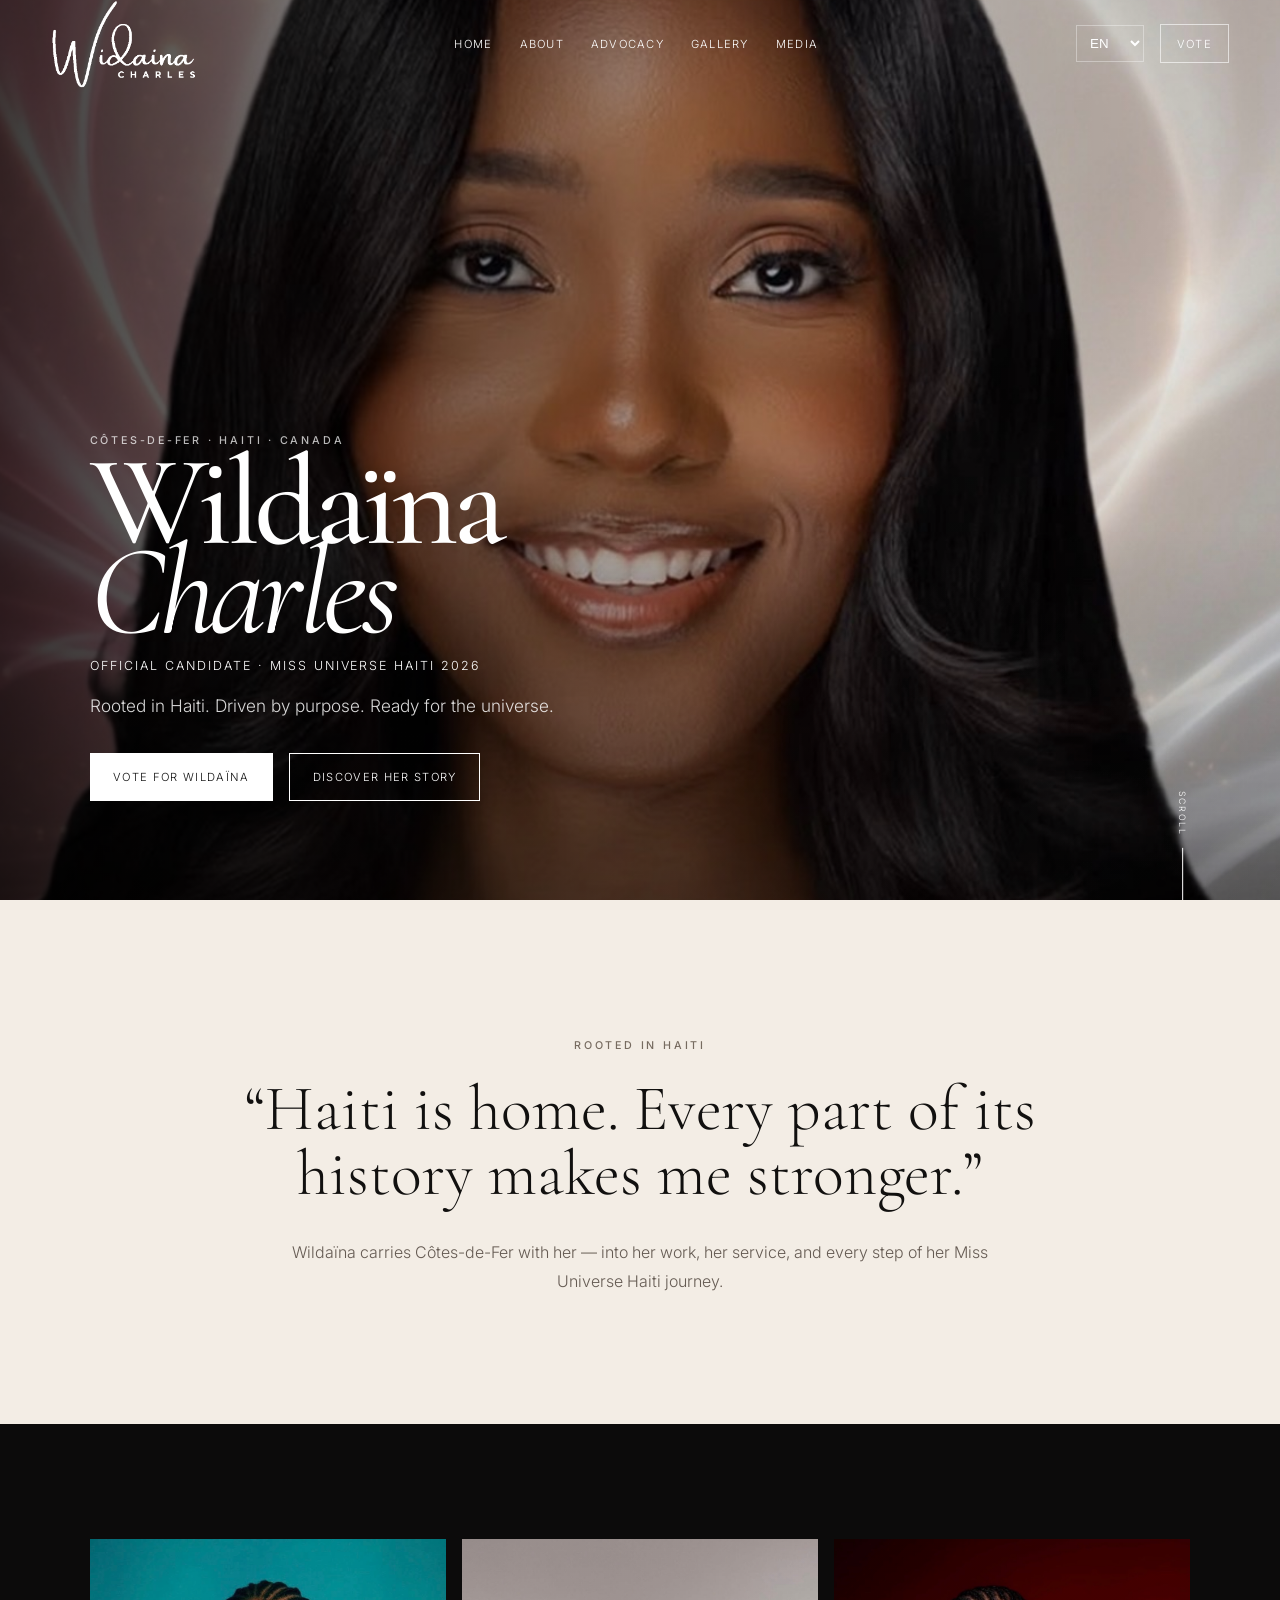
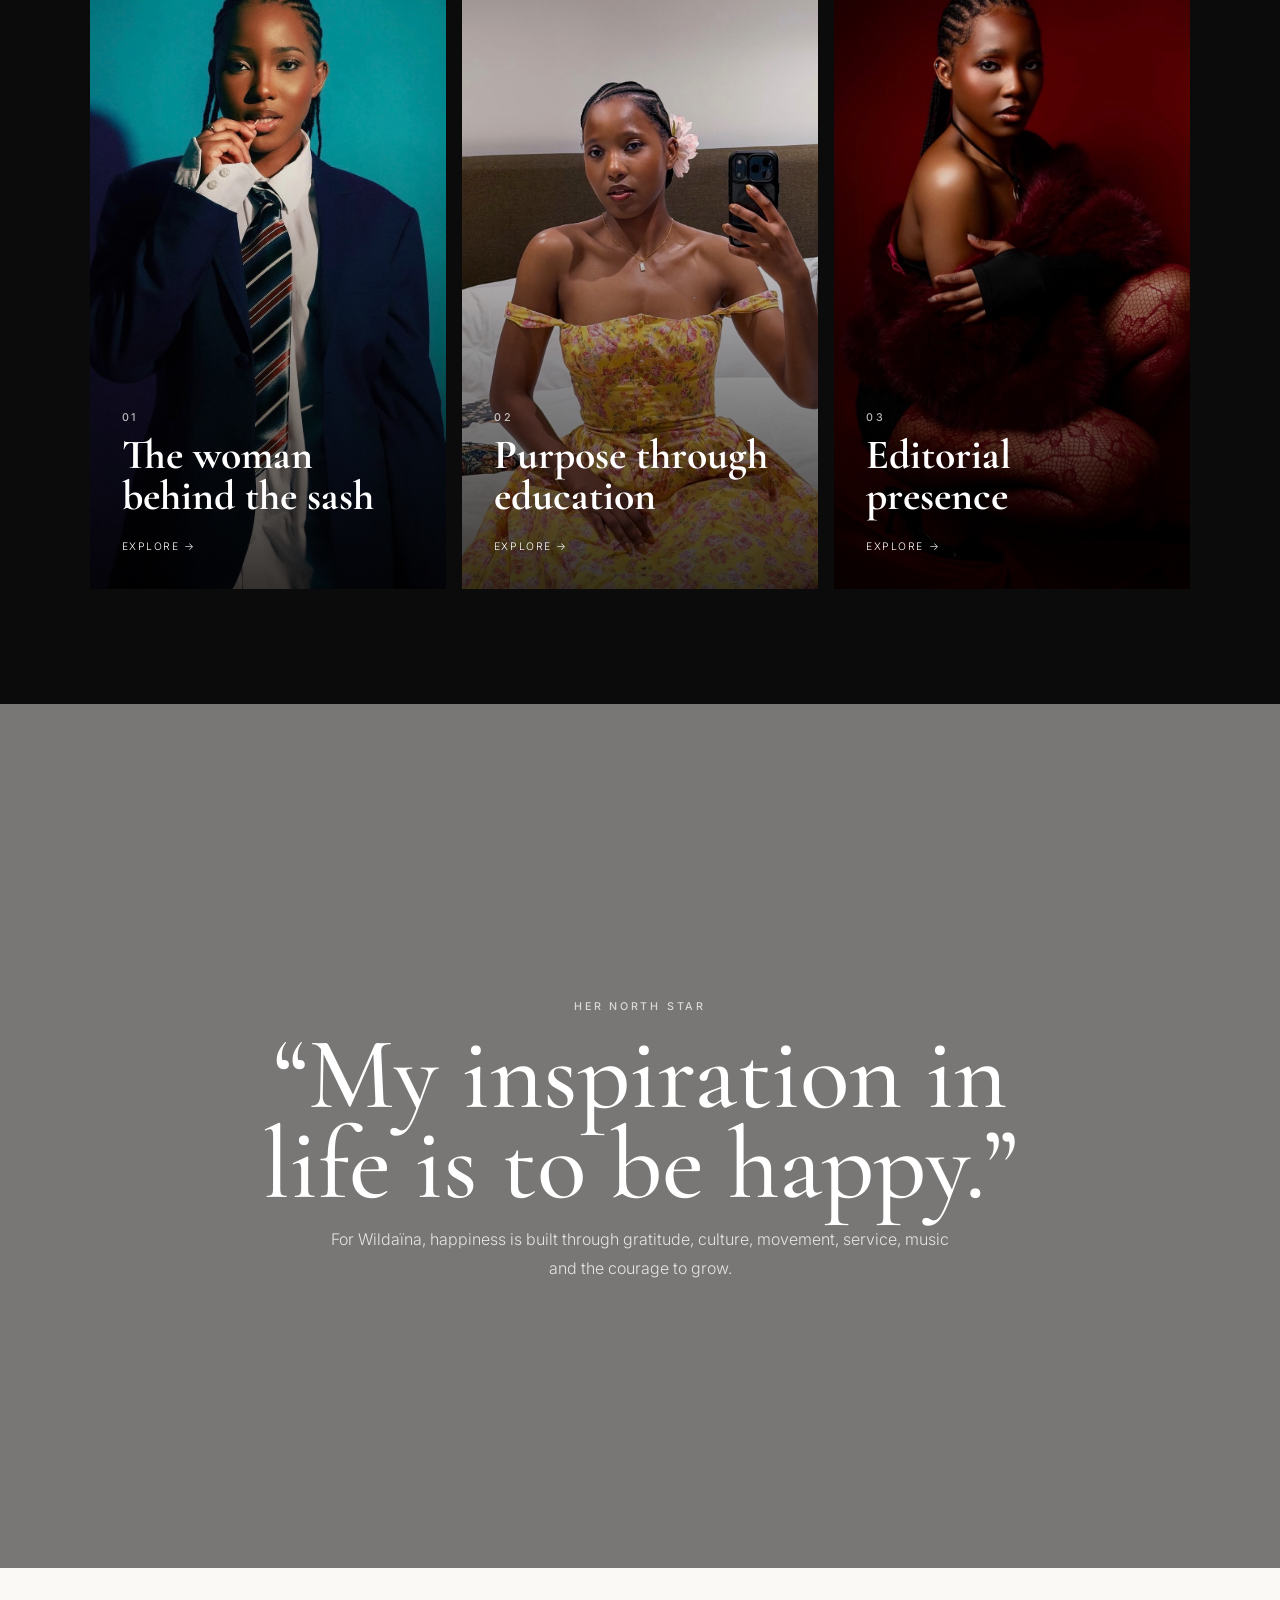
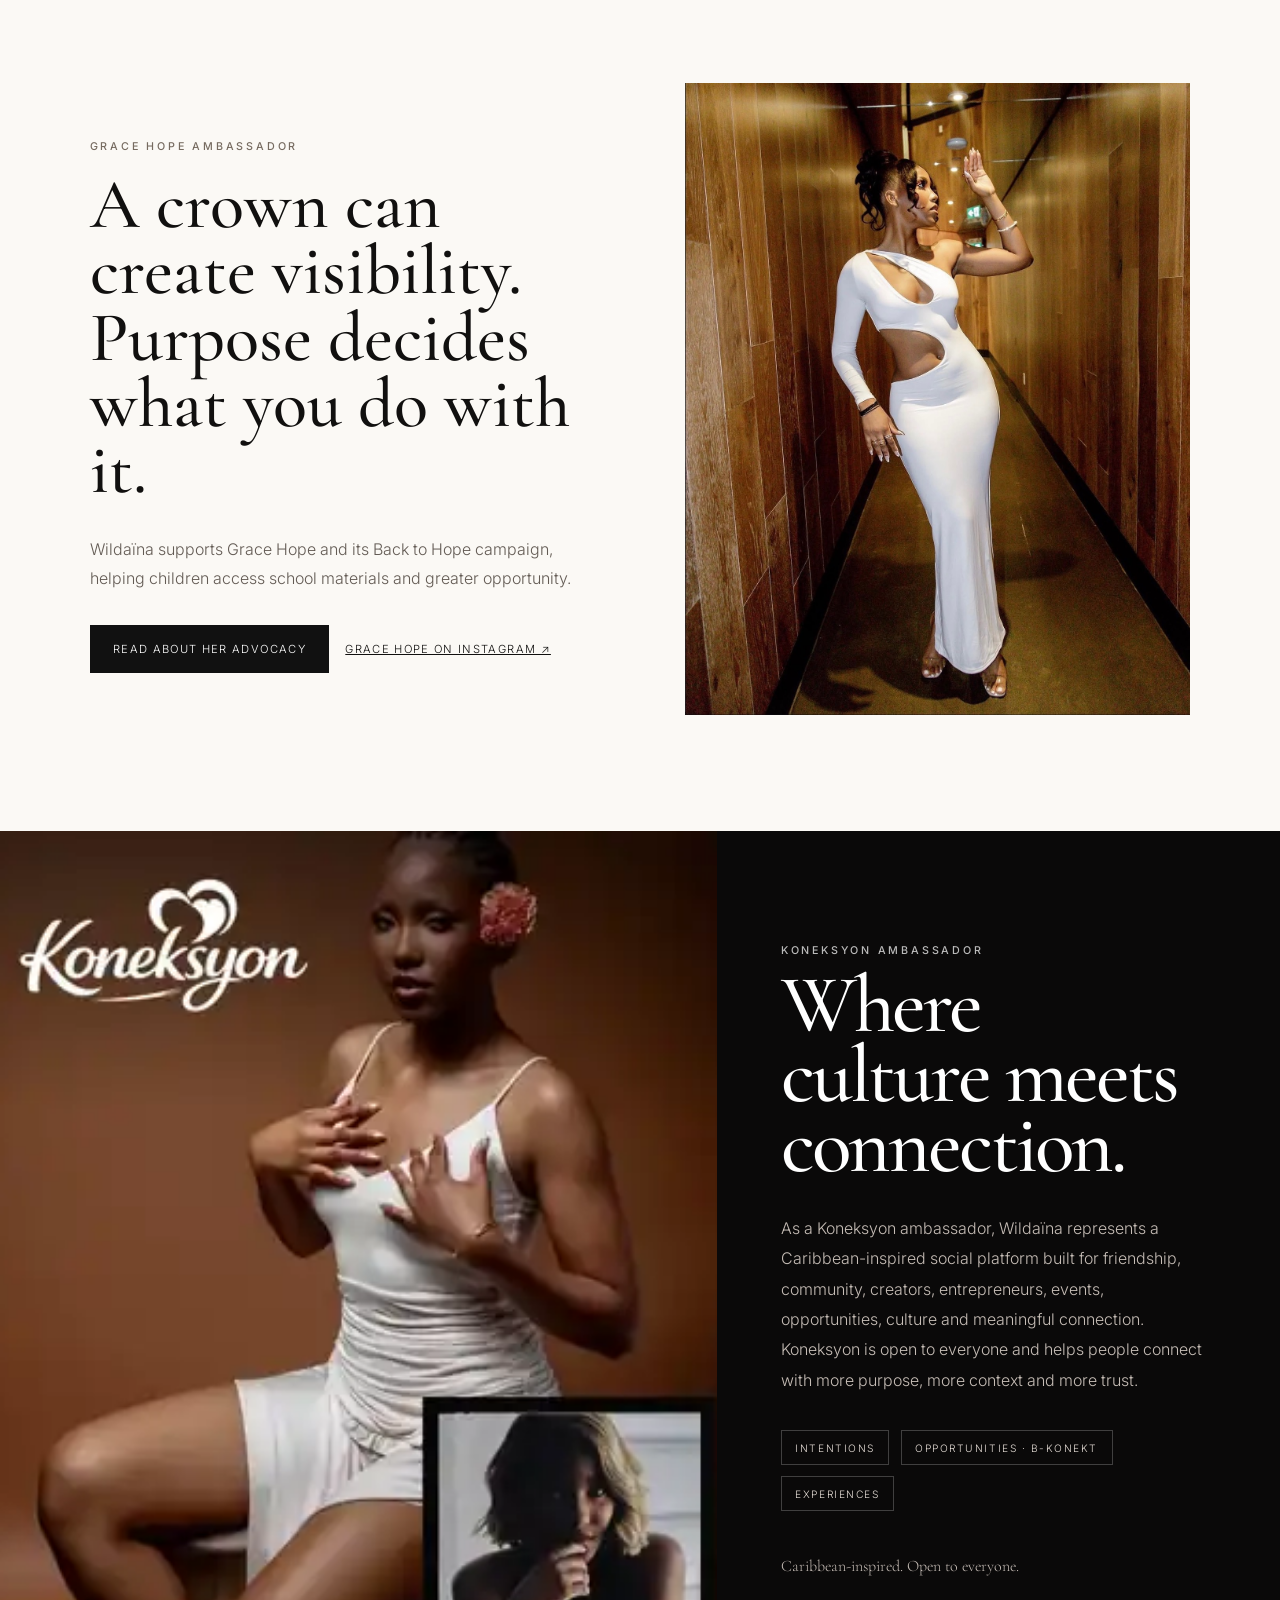
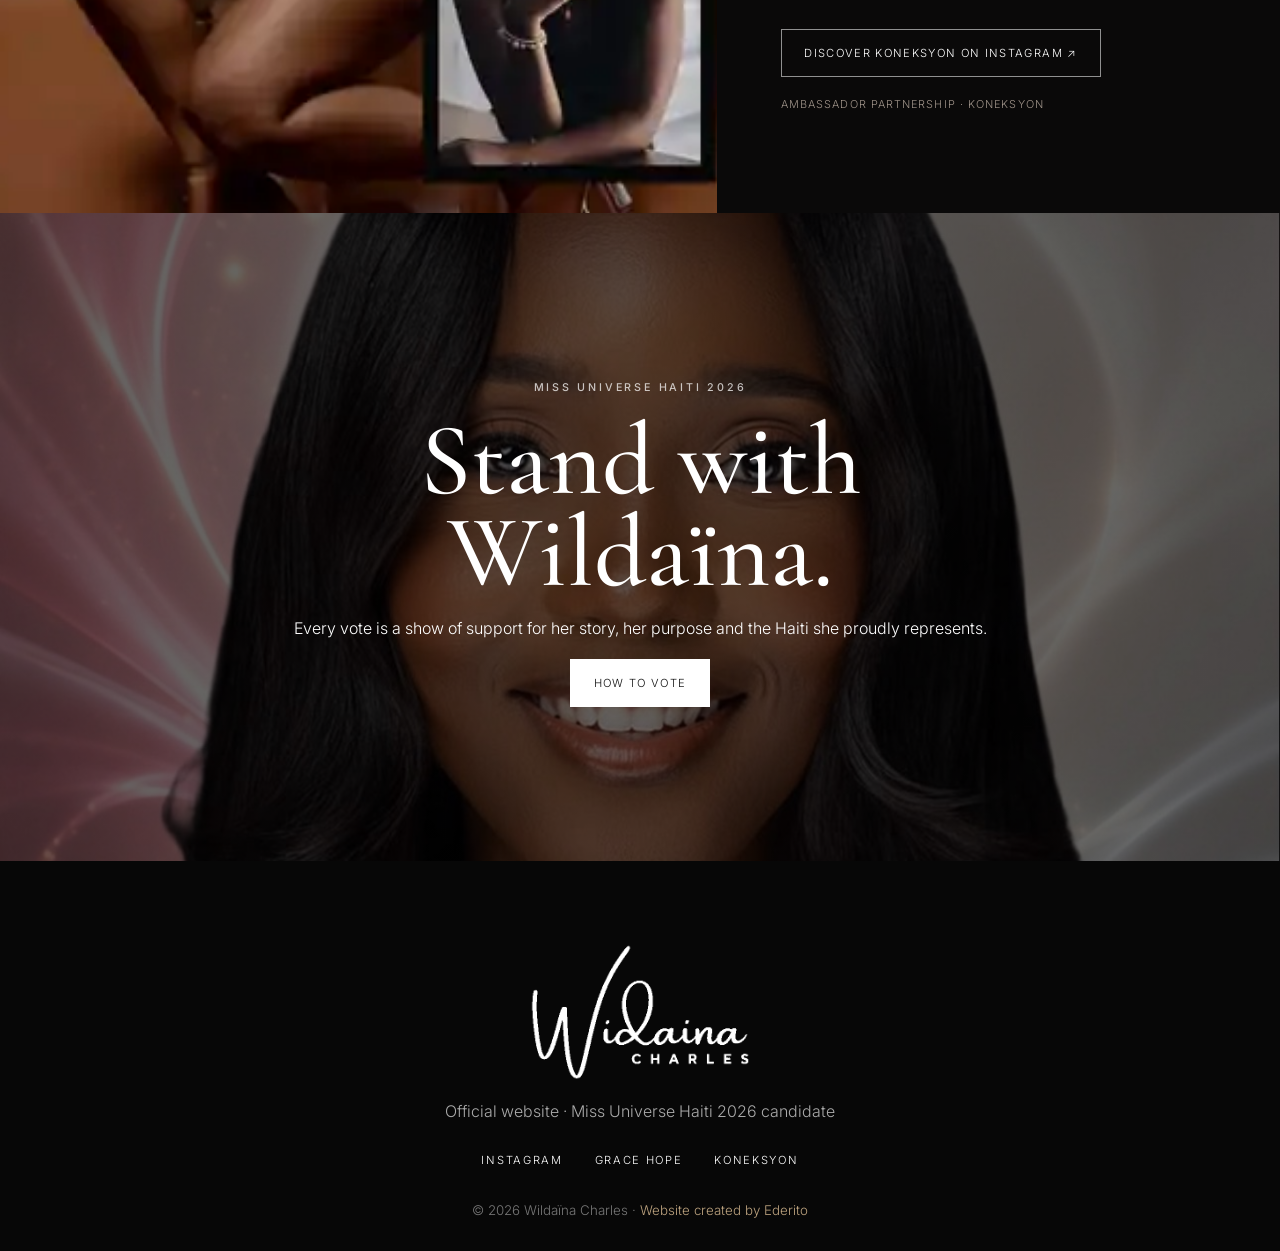
<file: index.html>
<!doctype html>
<html lang="en">
<head>
  <meta charset="utf-8">
  <meta name="viewport" content="width=device-width,initial-scale=1">
  <meta name="description" content="Official website of Wildaïna Charles — Miss Universe Haiti 2026 candidate, psychology graduate, Grace Hope ambassador and Koneksyon ambassador.">
  <title>Wildaïna Charles — Official Website</title>
  <link rel="icon" type="image/png" href="assets/logo-black.png">
  <link rel="preconnect" href="https://fonts.googleapis.com">
  <link rel="preconnect" href="https://fonts.gstatic.com" crossorigin>
  <link href="https://fonts.googleapis.com/css2?family=Cormorant+Garamond:wght@400;500;600;700&family=Inter:wght@300;400;500;600&display=swap" rel="stylesheet">
  <link rel="stylesheet" href="styles.css">
  <link rel="stylesheet" href="koneksyon.css">
</head>
<body>
  <header class="nav" id="nav">
    <a href="index.html" class="brand"><img src="assets/logo-white.png" alt="Wildaïna Charles"></a>
    <button class="menu-toggle" aria-label="Open menu" aria-expanded="false"><span></span><span></span></button>
    <nav class="nav-links">
      <a href="index.html" data-i18n="nav_home">Home</a>
      <a href="about.html" data-i18n="nav_about">About</a>
      <a href="advocacy.html" data-i18n="nav_advocacy">Advocacy</a>
      <a href="gallery.html" data-i18n="nav_gallery">Gallery</a>
      <a href="media.html" data-i18n="nav_media">Media</a>
    </nav>
    <div class="nav-actions">
      <select id="language" aria-label="Language"><option value="en">EN</option><option value="fr">FR</option><option value="ht">KRE</option></select>
      <a class="vote-small" href="vote.html" data-i18n="nav_vote">Vote</a>
    </div>
  </header>

  <main>
    <section class="hero home-hero">
      <div class="hero-media"></div><div class="hero-shade"></div>
      <div class="hero-copy reveal">
        <p class="eyebrow" data-i18n="home_eyebrow">CÔTES-DE-FER · HAITI · CANADA</p>
        <h1>Wildaïna<br><em>Charles</em></h1>
        <p class="hero-kicker" data-i18n="home_kicker">Official Candidate · Miss Universe Haiti 2026</p>
        <p class="hero-intro" data-i18n="home_intro">Rooted in Haiti. Driven by purpose. Ready for the universe.</p>
        <div class="hero-ctas">
          <a class="btn primary" href="vote.html" data-i18n="home_vote">Vote for Wildaïna</a>
          <a class="btn ghost" href="about.html" data-i18n="home_discover">Discover her story</a>
        </div>
      </div>
      <div class="scroll-mark"><span>SCROLL</span><i></i></div>
    </section>

    <section class="manifesto">
      <p class="eyebrow dark" data-i18n="home_manifesto_tag">ROOTED IN HAITI</p>
      <blockquote data-i18n="home_manifesto">“Haiti is home. Every part of its history makes me stronger.”</blockquote>
      <p class="manifesto-copy" data-i18n="home_manifesto_copy">Wildaïna carries Côtes-de-Fer with her — into her work, her service, and every step of her Miss Universe Haiti journey.</p>
    </section>

    <section class="feature-grid section-pad">
      <a class="feature-card reveal" href="about.html"><img src="assets/IMG_6141.jpeg" alt="Wildaïna Charles portrait"><div><p class="eyebrow">01</p><h2 data-i18n="home_card_about">The woman behind the sash</h2><span data-i18n="read_more">Explore →</span></div></a>
      <a class="feature-card reveal" href="advocacy.html"><img src="assets/IMG_6134.jpeg" alt="Wildaïna Charles"><div><p class="eyebrow">02</p><h2 data-i18n="home_card_advocacy">Purpose through education</h2><span data-i18n="read_more">Explore →</span></div></a>
      <a class="feature-card reveal" href="gallery.html"><img src="assets/IMG_6133.jpeg" alt="Wildaïna Charles editorial"><div><p class="eyebrow">03</p><h2 data-i18n="home_card_gallery">Editorial presence</h2><span data-i18n="read_more">Explore →</span></div></a>
    </section>

    <section class="cinematic-panel">
      <div class="cinematic-bg"></div><div class="cinematic-overlay"></div>
      <div class="cinematic-copy reveal">
        <p class="eyebrow" data-i18n="home_north_tag">HER NORTH STAR</p>
        <h2 data-i18n="home_north_title">“My inspiration in life is to be happy.”</h2>
        <p data-i18n="home_north_body">For Wildaïna, happiness is built through gratitude, culture, movement, service, music and the courage to grow.</p>
      </div>
    </section>

    <section class="split-callout section-pad">
      <div class="split-callout-copy reveal">
        <p class="eyebrow dark" data-i18n="home_grace_tag">GRACE HOPE AMBASSADOR</p>
        <h2 data-i18n="home_grace_title">A crown can create visibility. Purpose decides what you do with it.</h2>
        <p data-i18n="home_grace_body">Wildaïna supports Grace Hope and its Back to Hope campaign, helping children access school materials and greater opportunity.</p>
        <div class="inline-actions">
          <a class="btn dark" href="advocacy.html" data-i18n="home_grace_cta">Read about her advocacy</a>
          <a class="text-link" href="https://www.instagram.com/gracehope_ht?utm_source=ig_web_button_share_sheet&igsh=ZDNlZDc0MzIxNw==" target="_blank" rel="noreferrer" data-i18n="grace_instagram">Grace Hope on Instagram ↗</a>
        </div>
      </div>
      <img class="reveal" src="assets/IMG_6140.jpeg" alt="Wildaïna Charles in white dress">
    </section>

    <section class="koneksyon-ambassador" id="koneksyonAmbassador" aria-labelledby="koneksyonTitle">
      <div class="koneksyon-visual reveal">
        <div class="koneksyon-main" role="img" aria-label="Wildaïna Charles — Koneksyon ambassador"></div>
        <div class="koneksyon-secondary" role="img" aria-label="Wildaïna Charles portrait"></div>
        <div class="koneksyon-mark" role="img" aria-label="Koneksyon"></div>
      </div>
      <div class="koneksyon-copy reveal">
        <p class="eyebrow" data-kx="tag">KONEKSYON AMBASSADOR</p>
        <h2 id="koneksyonTitle" data-kx="title">Where culture meets connection.</h2>
        <p data-kx="body">As a Koneksyon ambassador, Wildaïna represents a Caribbean-inspired social platform built for friendship, community, creators, entrepreneurs, events, opportunities, culture and meaningful connection. Koneksyon is open to everyone and helps people connect with more purpose, more context and more trust.</p>
        <div class="koneksyon-pill-row" aria-label="Koneksyon connection paths"><span>Intentions</span><span>Opportunities · B-Konekt</span><span>Experiences</span></div>
        <p class="koneksyon-quote" data-kx="quote">Caribbean-inspired. Open to everyone.</p>
        <a class="btn koneksyon-btn" href="https://www.instagram.com/koneksyondatingapp?igsh=c25handtdTJjZGdi" target="_blank" rel="noreferrer" data-kx="cta">Discover Koneksyon on Instagram ↗</a>
        <small class="koneksyon-credit" data-kx="credit">Ambassador partnership · Koneksyon</small>
      </div>
    </section>

    <section class="home-vote">
      <div class="home-vote-copy reveal"><p class="eyebrow" data-i18n="vote_tag">MISS UNIVERSE HAITI 2026</p><h2 data-i18n="home_vote_title">Stand with Wildaïna.</h2><p data-i18n="home_vote_copy">Every vote is a show of support for her story, her purpose and the Haiti she proudly represents.</p><a class="btn primary" href="vote.html" data-i18n="home_vote_cta">How to vote</a></div>
    </section>
  </main>

  <footer class="site-footer">
    <img src="assets/logo-white.png" alt="Wildaïna Charles logo">
    <p data-i18n="footer_line">Official website · Miss Universe Haiti 2026 candidate</p>
    <div class="footer-links"><a href="https://www.instagram.com/wildainaa/" target="_blank" rel="noreferrer">Instagram</a><a href="https://www.instagram.com/gracehope_ht?utm_source=ig_web_button_share_sheet&igsh=ZDNlZDc0MzIxNw==" target="_blank" rel="noreferrer">Grace Hope</a><a href="https://www.instagram.com/koneksyondatingapp?igsh=c25handtdTJjZGdi" target="_blank" rel="noreferrer">Koneksyon</a></div>
    <small>© 2026 Wildaïna Charles · <a href="https://www.instagram.com/ederito_media?utm_source=ig_web_button_share_sheet&igsh=ZDNlZDc0MzIxNw==" target="_blank" rel="noreferrer">Website created by Ederito</a></small>
  </footer>
  <script src="script.js"></script>
  <script src="koneksyon.js"></script>
  <script src="mobile-parallax.js"></script>
</body>
</html>
</file>
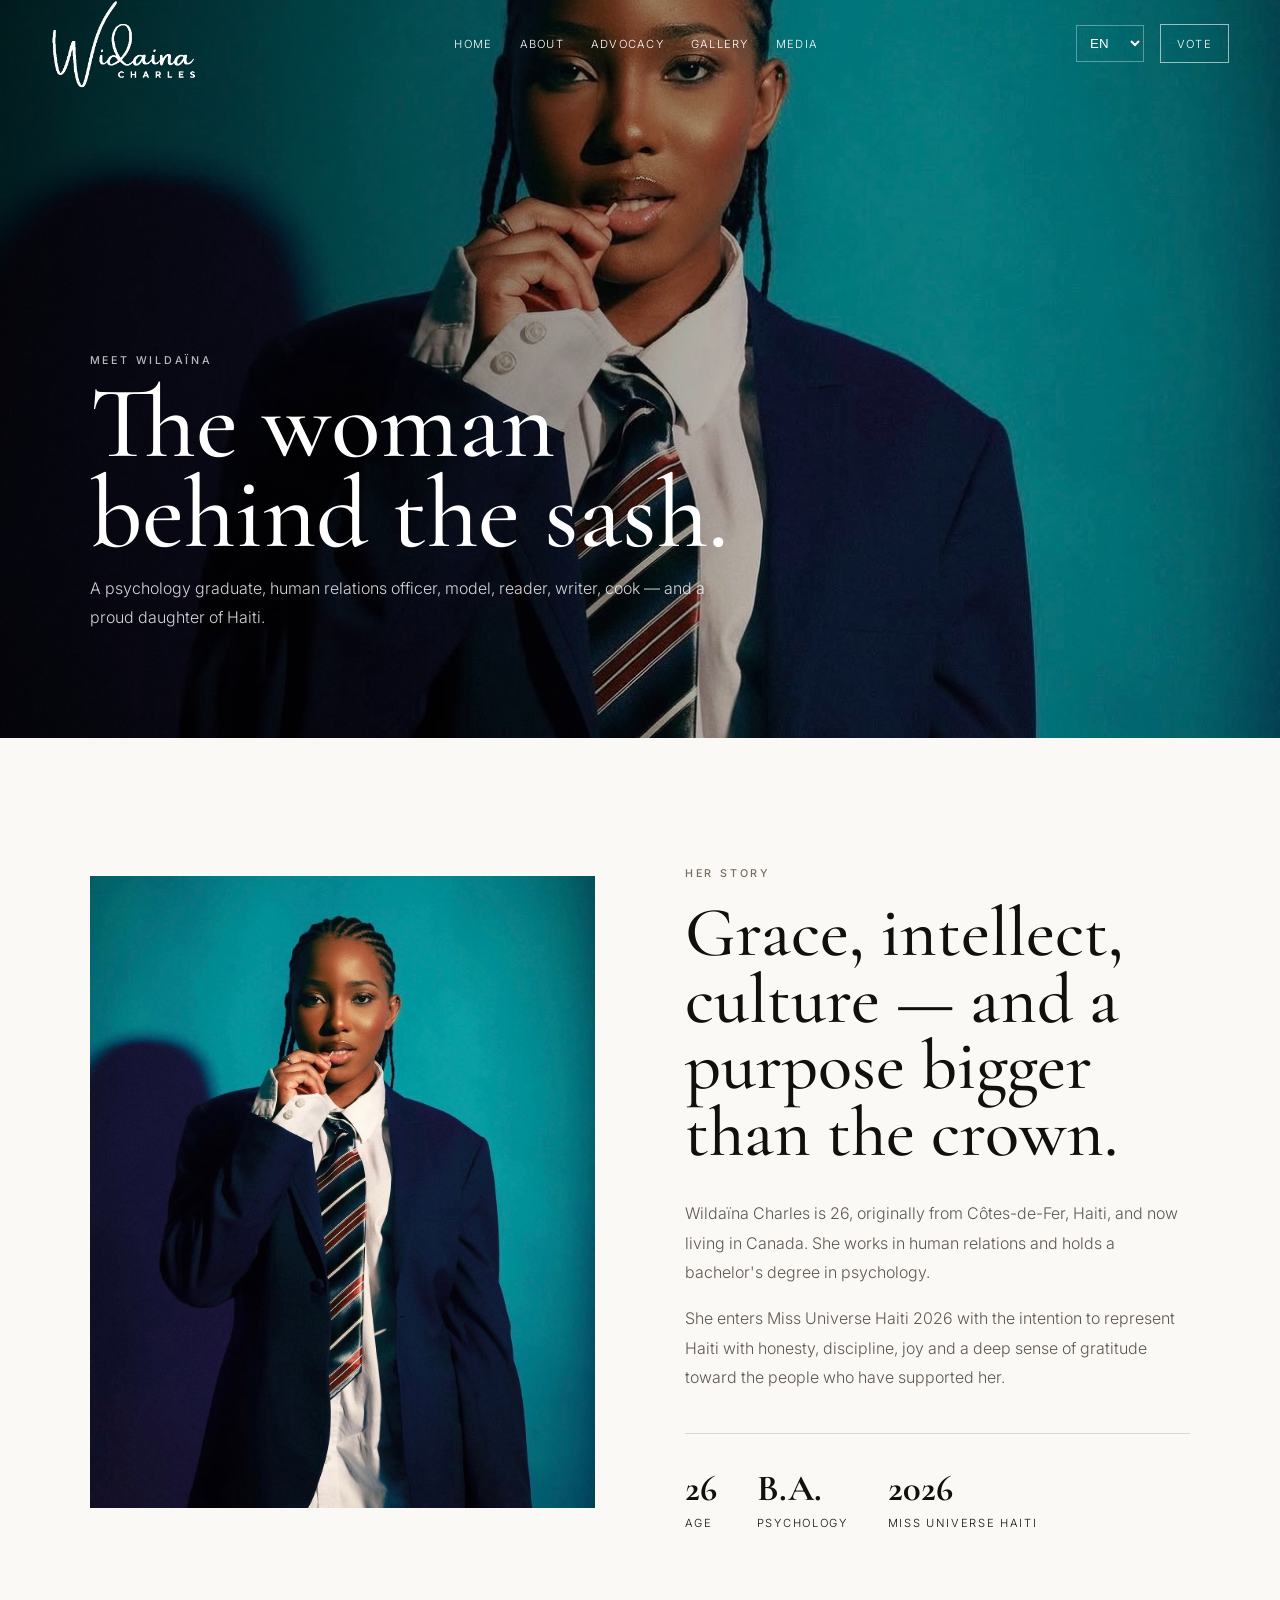
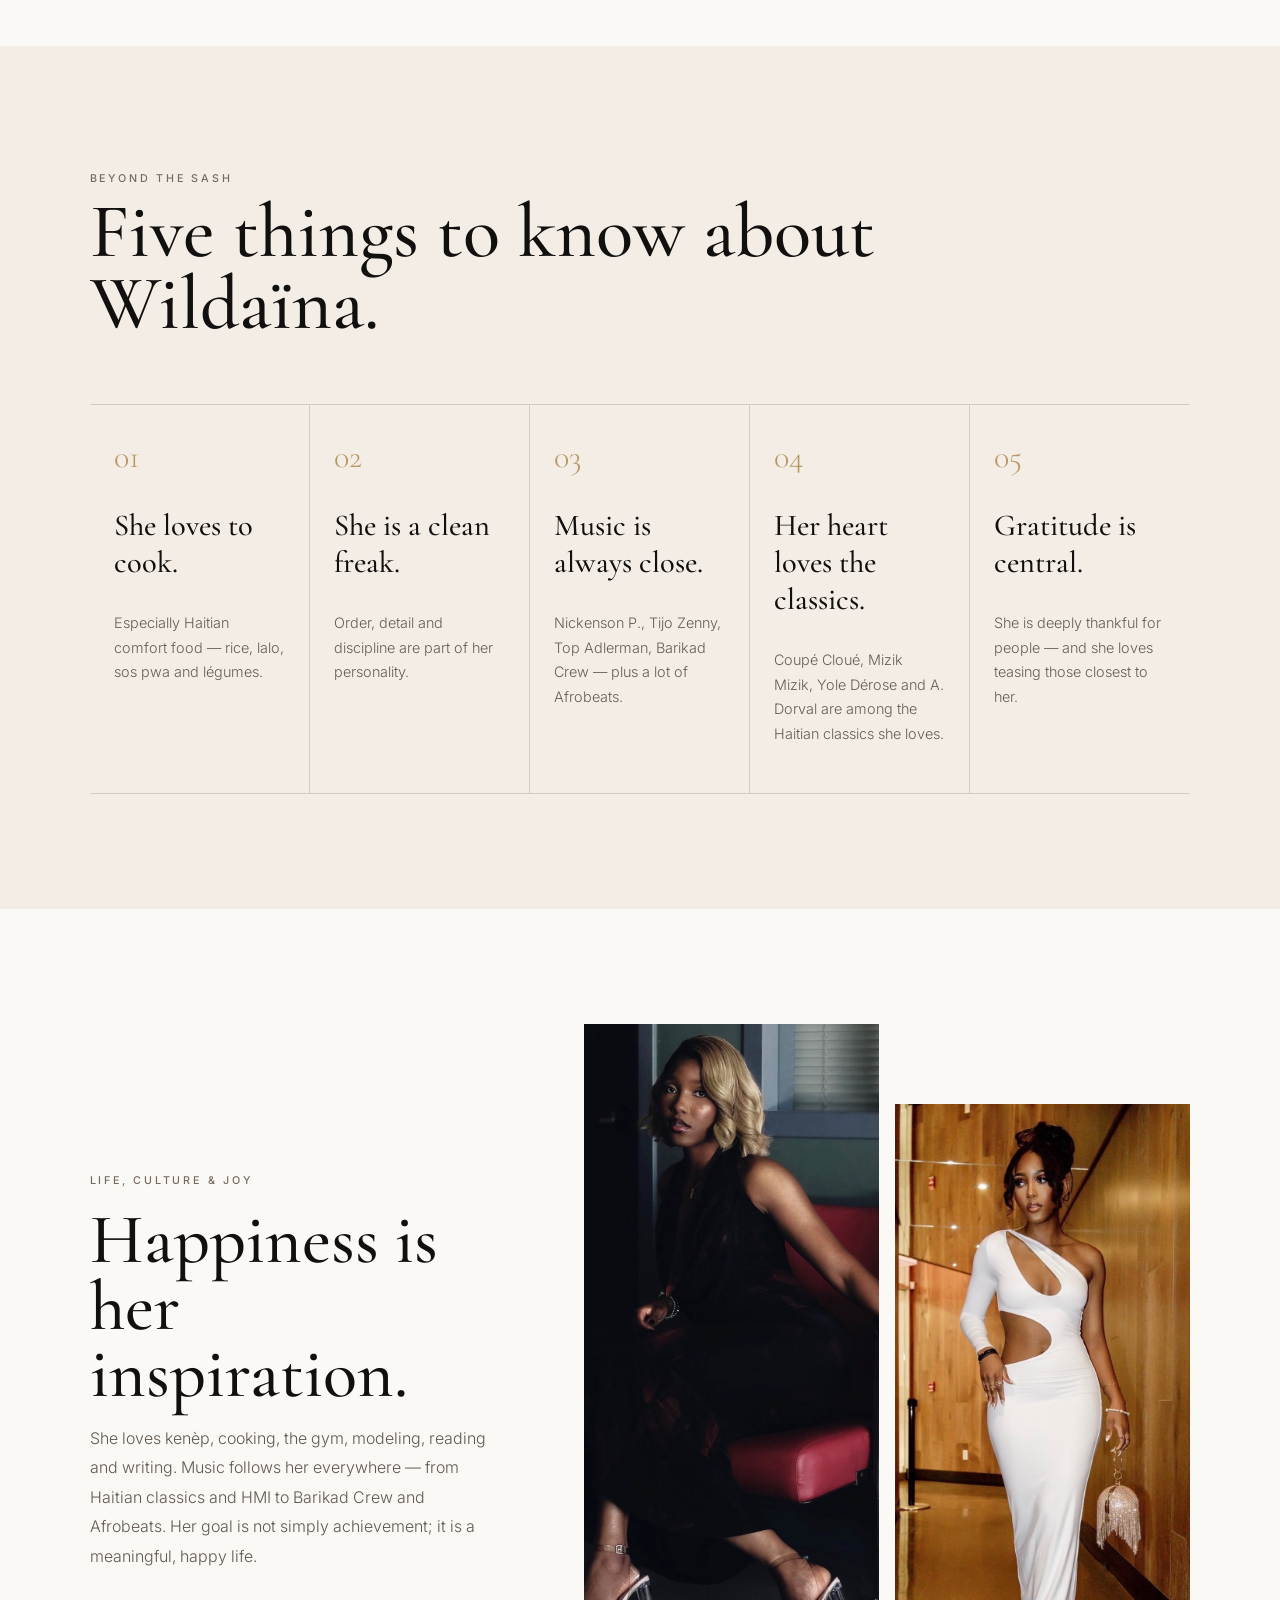
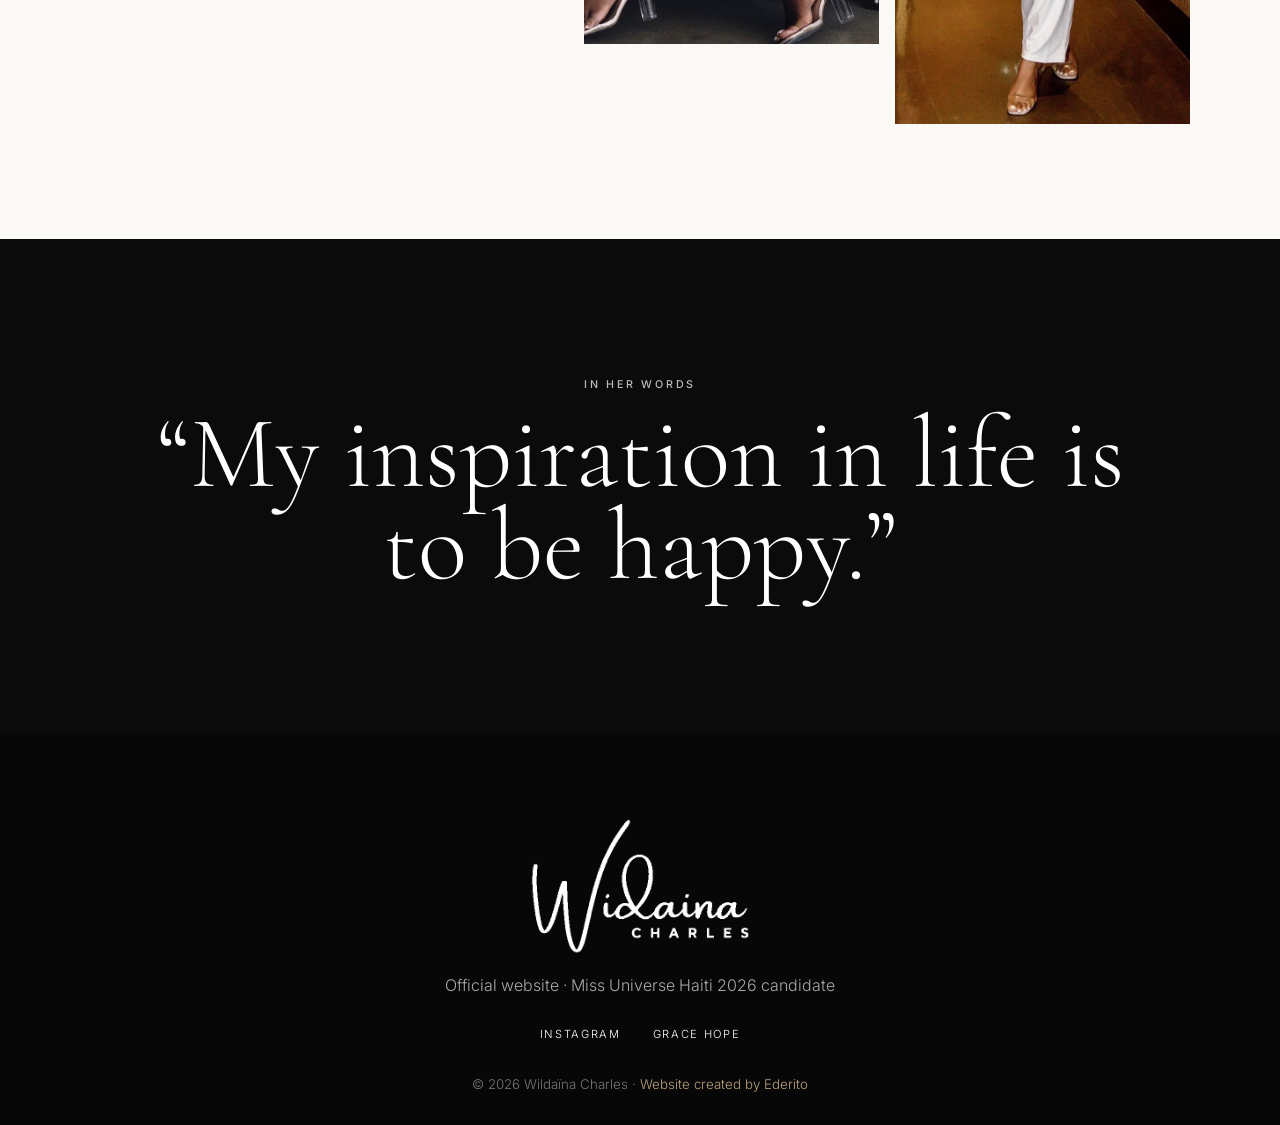
<file: about.html>
<!doctype html>
<html lang="en">
<head>
  <meta charset="utf-8"><meta name="viewport" content="width=device-width,initial-scale=1">
  <meta name="description" content="Meet Wildaïna Charles — her story, personality, education, work, culture and favorite things.">
  <title>About Wildaïna Charles</title>
  <link rel="icon" type="image/png" href="assets/logo-black.png">
  <link rel="preconnect" href="https://fonts.googleapis.com"><link rel="preconnect" href="https://fonts.gstatic.com" crossorigin>
  <link href="https://fonts.googleapis.com/css2?family=Cormorant+Garamond:wght@400;500;600;700&family=Inter:wght@300;400;500;600&display=swap" rel="stylesheet"><link rel="stylesheet" href="styles.css">
</head>
<body>
  <header class="nav" id="nav"><a href="index.html" class="brand"><img src="assets/logo-white.png" alt="Wildaïna Charles"></a><button class="menu-toggle" aria-label="Open menu" aria-expanded="false"><span></span><span></span></button><nav class="nav-links"><a href="index.html" data-i18n="nav_home">Home</a><a href="about.html" data-i18n="nav_about">About</a><a href="advocacy.html" data-i18n="nav_advocacy">Advocacy</a><a href="gallery.html" data-i18n="nav_gallery">Gallery</a><a href="media.html" data-i18n="nav_media">Media</a></nav><div class="nav-actions"><select id="language" aria-label="Language"><option value="en">EN</option><option value="fr">FR</option><option value="ht">KRE</option></select><a class="vote-small" href="vote.html" data-i18n="nav_vote">Vote</a></div></header>
  <main>
    <section class="page-hero about-hero"><div class="page-hero-bg"></div><div class="page-hero-overlay"></div><div class="page-hero-copy reveal"><p class="eyebrow" data-i18n="about_tag">MEET WILDAÏNA</p><h1 data-i18n="about_title">The woman behind the sash.</h1><p data-i18n="about_intro">A psychology graduate, human relations officer, model, reader, writer, cook — and a proud daughter of Haiti.</p></div></section>

    <section class="story section-pad">
      <div class="story-image reveal"><img src="assets/IMG_6141.jpeg" alt="Wildaïna Charles portrait in tailored suit"></div>
      <div class="story-copy reveal"><p class="eyebrow dark" data-i18n="about_bio_tag">HER STORY</p><h2 data-i18n="about_bio_title">Grace, intellect, culture — and a purpose bigger than the crown.</h2><p data-i18n="about_bio_p1">Wildaïna Charles is 26, originally from Côtes-de-Fer, Haiti, and now living in Canada. She works in human relations and holds a bachelor's degree in psychology.</p><p data-i18n="about_bio_p2">She enters Miss Universe Haiti 2026 with the intention to represent Haiti with honesty, discipline, joy and a deep sense of gratitude toward the people who have supported her.</p><div class="stats"><div><strong>26</strong><span data-i18n="age">Age</span></div><div><strong>B.A.</strong><span data-i18n="degree">Psychology</span></div><div><strong>2026</strong><span>Miss Universe Haiti</span></div></div></div>
    </section>

    <section class="facts section-pad">
      <div class="section-head reveal"><p class="eyebrow dark" data-i18n="facts_tag">BEYOND THE SASH</p><h2 data-i18n="facts_title">Five things to know about Wildaïna.</h2></div>
      <div class="fact-grid">
        <article class="fact reveal"><span>01</span><h3 data-i18n="fact1_t">She loves to cook.</h3><p data-i18n="fact1_b">Especially Haitian comfort food — rice, lalo, sos pwa and légumes.</p></article>
        <article class="fact reveal"><span>02</span><h3 data-i18n="fact2_t">She is a clean freak.</h3><p data-i18n="fact2_b">Order, detail and discipline are part of her personality.</p></article>
        <article class="fact reveal"><span>03</span><h3 data-i18n="fact3_t">Music is always close.</h3><p data-i18n="fact3_b">Nickenson P., Tijo Zenny, Top Adlerman, Barikad Crew — plus a lot of Afrobeats.</p></article>
        <article class="fact reveal"><span>04</span><h3 data-i18n="fact4_t">Her heart loves the classics.</h3><p data-i18n="fact4_b">Coupé Cloué, Mizik Mizik, Yole Dérose and A. Dorval are among the Haitian classics she loves.</p></article>
        <article class="fact reveal"><span>05</span><h3 data-i18n="fact5_t">Gratitude is central.</h3><p data-i18n="fact5_b">She is deeply thankful for people — and she loves teasing those closest to her.</p></article>
      </div>
    </section>

    <section class="lifestyle section-pad">
      <div class="lifestyle-copy reveal"><p class="eyebrow dark" data-i18n="life_tag">LIFE, CULTURE & JOY</p><h2 data-i18n="life_title">Happiness is her inspiration.</h2><p data-i18n="life_body">She loves kenèp, cooking, the gym, modeling, reading and writing. Music follows her everywhere — from Haitian classics and HMI to Barikad Crew and Afrobeats. Her goal is not simply achievement; it is a meaningful, happy life.</p></div>
      <div class="lifestyle-images"><img class="reveal" src="assets/IMG_6137.jpeg" alt="Wildaïna seated portrait"><img class="reveal" src="assets/IMG_6139.jpeg" alt="Wildaïna in white dress"></div>
    </section>

    <section class="quote-banner"><p class="eyebrow" data-i18n="about_quote_tag">IN HER WORDS</p><blockquote data-i18n="about_quote">“My inspiration in life is to be happy.”</blockquote></section>
  </main>
  <footer class="site-footer"><img src="assets/logo-white.png" alt="Wildaïna Charles logo"><p data-i18n="footer_line">Official website · Miss Universe Haiti 2026 candidate</p><div class="footer-links"><a href="https://www.instagram.com/wildainaa/" target="_blank" rel="noreferrer">Instagram</a><a href="https://www.instagram.com/gracehope_ht?utm_source=ig_web_button_share_sheet&igsh=ZDNlZDc0MzIxNw==" target="_blank" rel="noreferrer">Grace Hope</a></div><small>© 2026 Wildaïna Charles · <a href="https://www.instagram.com/ederito_media?utm_source=ig_web_button_share_sheet&igsh=ZDNlZDc0MzIxNw==" target="_blank" rel="noreferrer">Website created by Ederito</a></small></footer>
  <script src="script.js"></script>
</body></html>
</file>
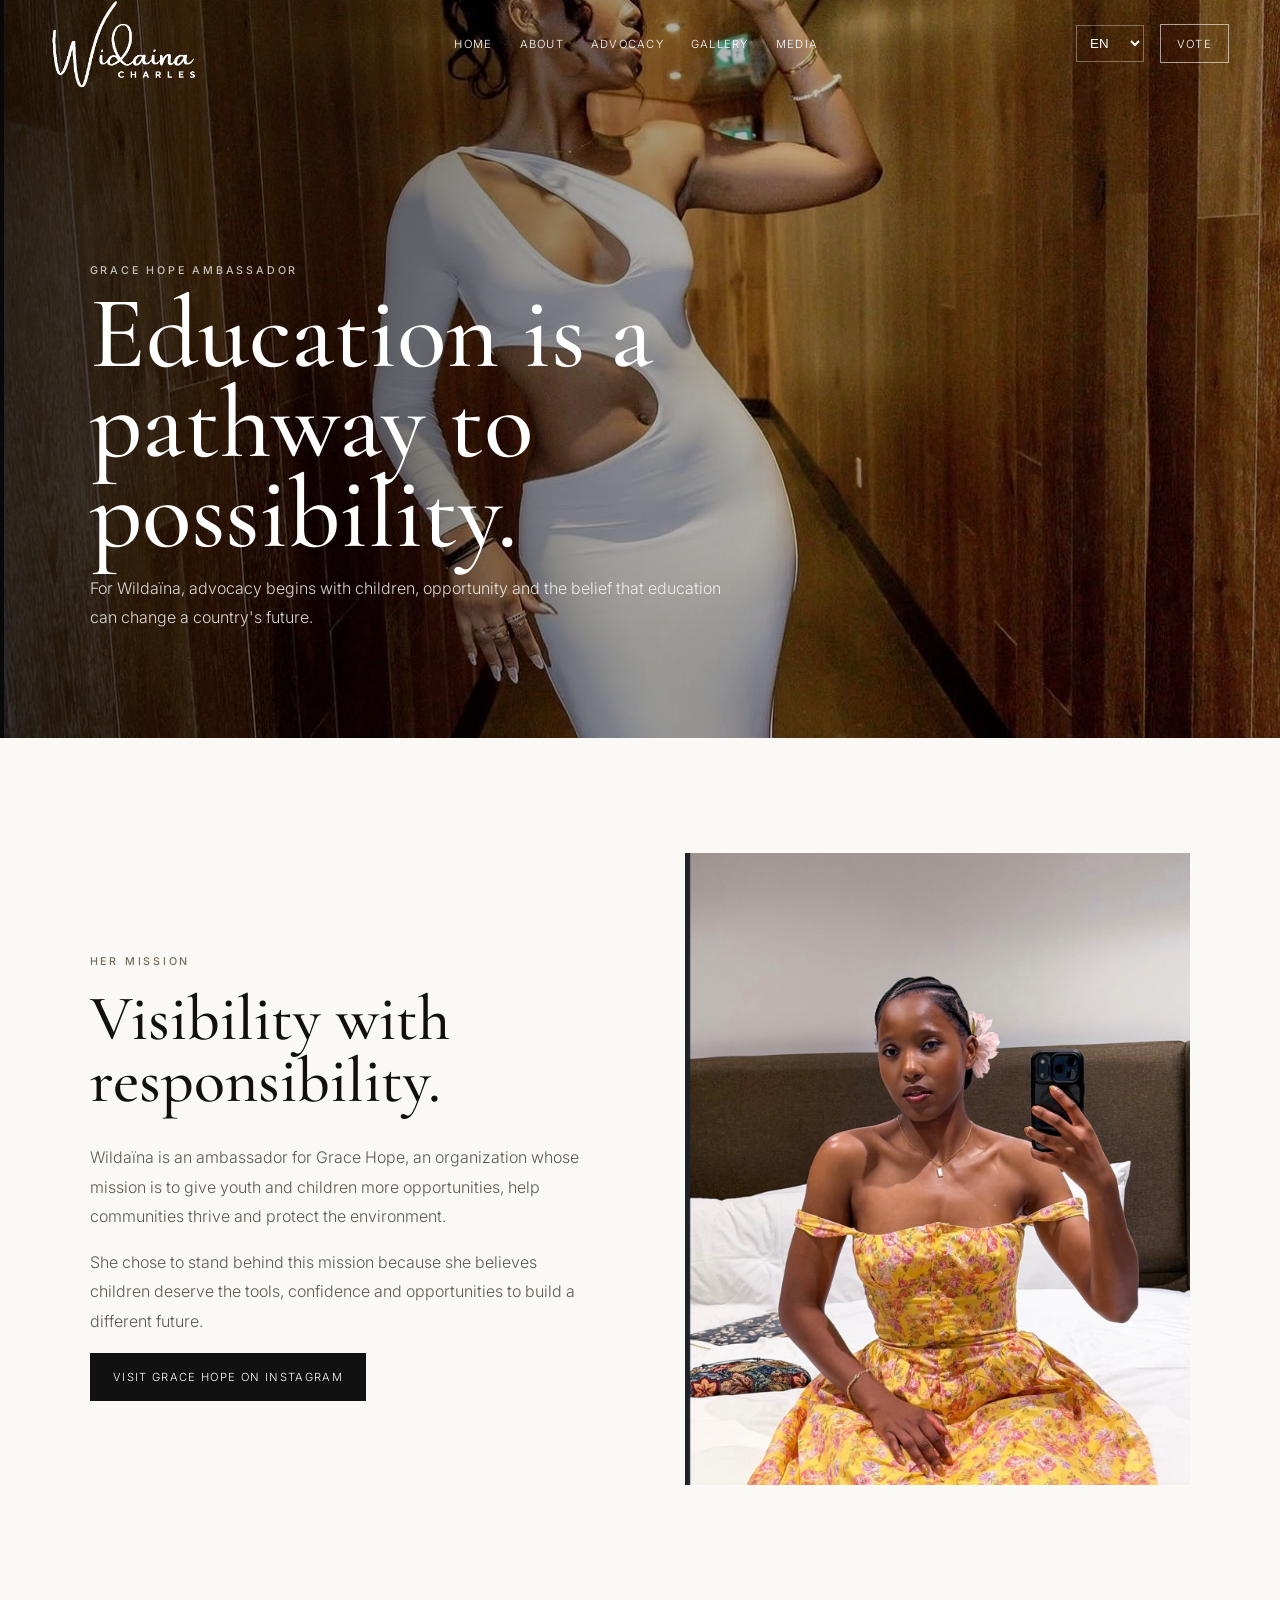
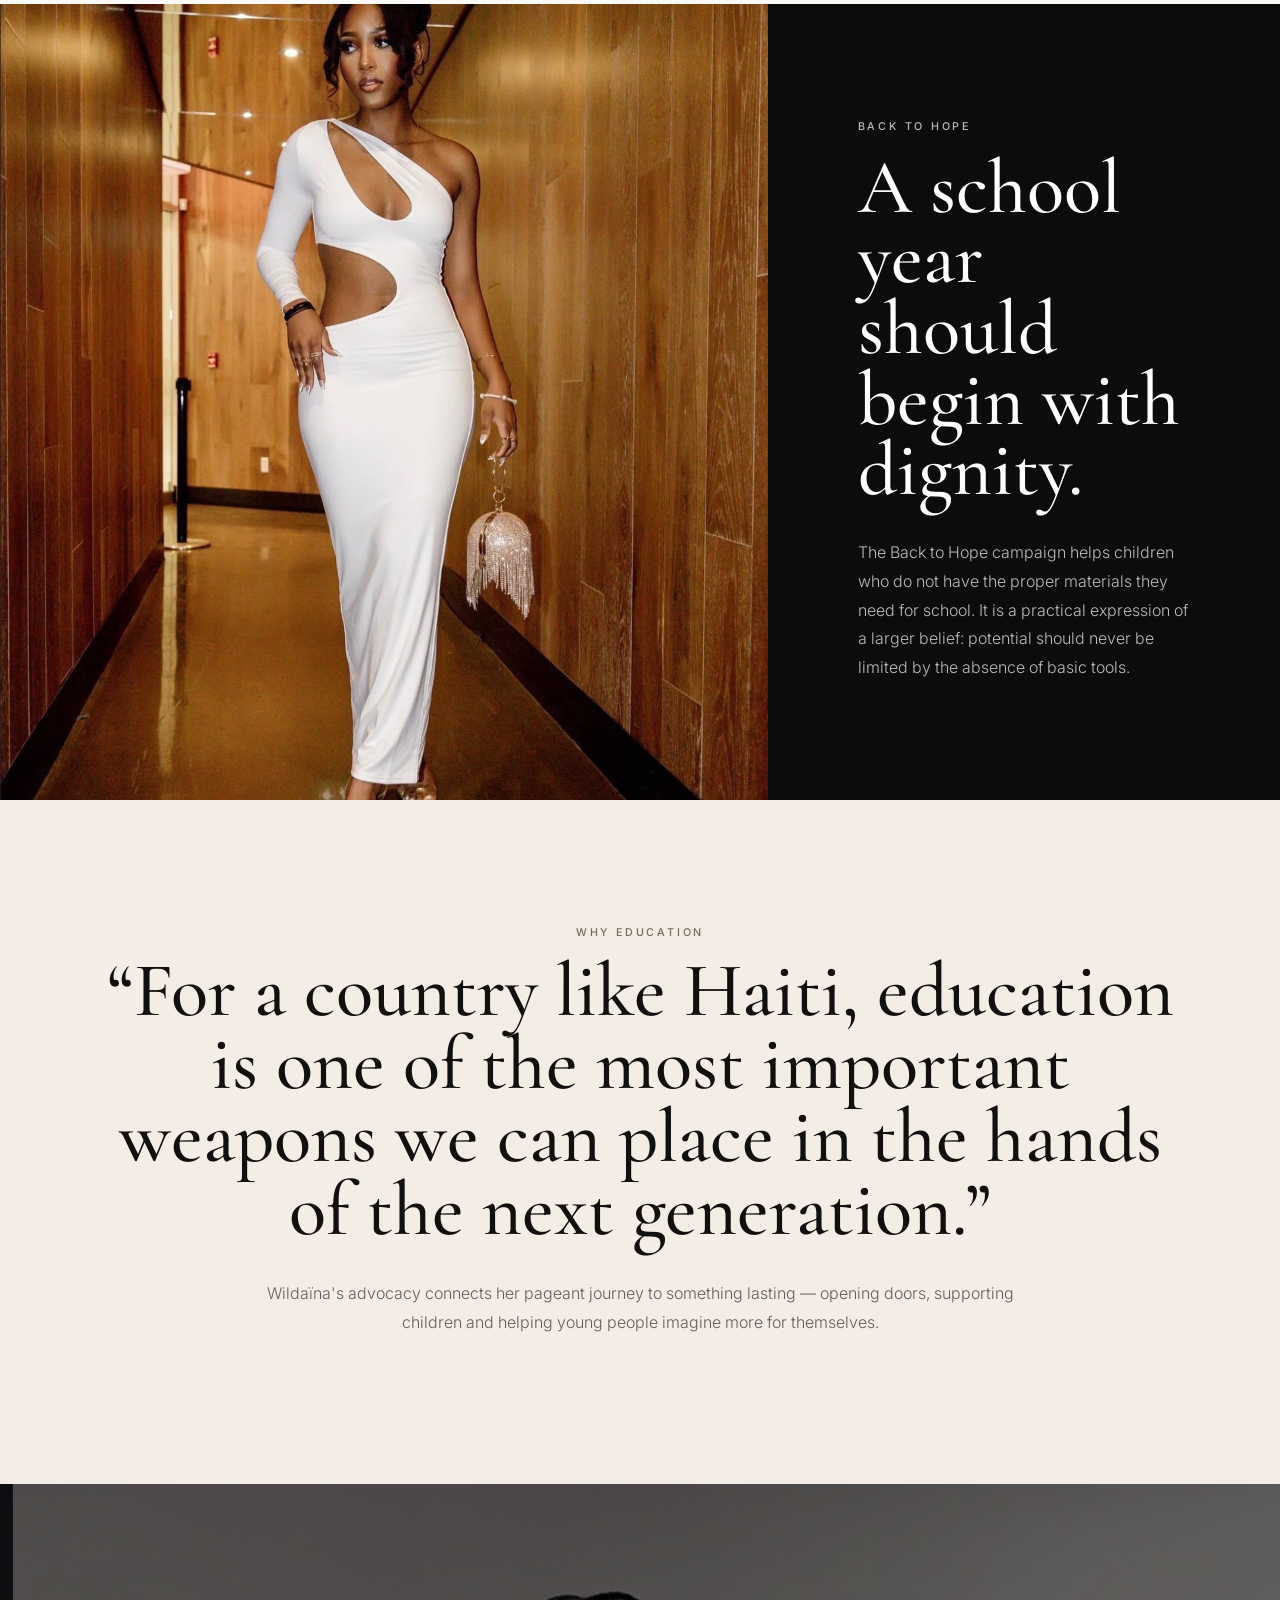
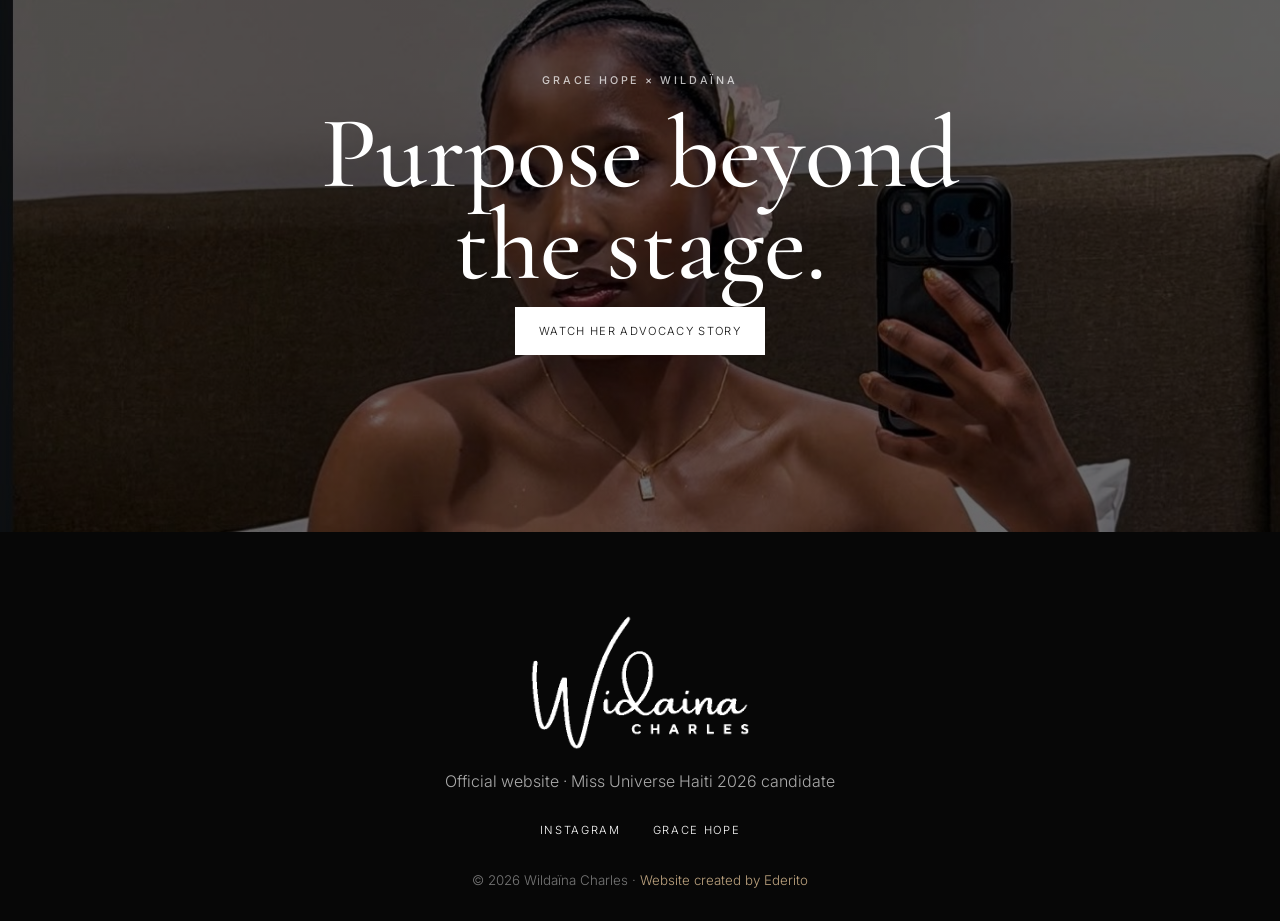
<file: advocacy.html>
<!doctype html>
<html lang="en"><head><meta charset="utf-8"><meta name="viewport" content="width=device-width,initial-scale=1"><meta name="description" content="Wildaïna Charles' advocacy for education and her work as an ambassador for Grace Hope."><title>Advocacy — Wildaïna Charles</title><link rel="icon" type="image/png" href="assets/logo-black.png"><link rel="preconnect" href="https://fonts.googleapis.com"><link rel="preconnect" href="https://fonts.gstatic.com" crossorigin><link href="https://fonts.googleapis.com/css2?family=Cormorant+Garamond:wght@400;500;600;700&family=Inter:wght@300;400;500;600&display=swap" rel="stylesheet"><link rel="stylesheet" href="styles.css"></head>
<body>
<header class="nav" id="nav"><a href="index.html" class="brand"><img src="assets/logo-white.png" alt="Wildaïna Charles"></a><button class="menu-toggle" aria-label="Open menu" aria-expanded="false"><span></span><span></span></button><nav class="nav-links"><a href="index.html" data-i18n="nav_home">Home</a><a href="about.html" data-i18n="nav_about">About</a><a href="advocacy.html" data-i18n="nav_advocacy">Advocacy</a><a href="gallery.html" data-i18n="nav_gallery">Gallery</a><a href="media.html" data-i18n="nav_media">Media</a></nav><div class="nav-actions"><select id="language" aria-label="Language"><option value="en">EN</option><option value="fr">FR</option><option value="ht">KRE</option></select><a class="vote-small" href="vote.html" data-i18n="nav_vote">Vote</a></div></header>
<main>
<section class="page-hero advocacy-hero"><div class="page-hero-bg"></div><div class="page-hero-overlay"></div><div class="page-hero-copy reveal"><p class="eyebrow" data-i18n="adv_tag">GRACE HOPE AMBASSADOR</p><h1 data-i18n="adv_hero_title">Education is a pathway to possibility.</h1><p data-i18n="adv_hero_intro">For Wildaïna, advocacy begins with children, opportunity and the belief that education can change a country's future.</p></div></section>

<section class="advocacy-detail section-pad"><div class="adv-copy reveal"><p class="eyebrow dark" data-i18n="adv_mission_tag">HER MISSION</p><h2 data-i18n="adv_mission_title">Visibility with responsibility.</h2><p data-i18n="adv_p1">Wildaïna is an ambassador for Grace Hope, an organization whose mission is to give youth and children more opportunities, help communities thrive and protect the environment.</p><p data-i18n="adv_p2">She chose to stand behind this mission because she believes children deserve the tools, confidence and opportunities to build a different future.</p><a class="btn dark" href="https://www.instagram.com/gracehope_ht?utm_source=ig_web_button_share_sheet&igsh=ZDNlZDc0MzIxNw==" target="_blank" rel="noreferrer" data-i18n="adv_visit">Visit Grace Hope on Instagram</a></div><div class="adv-image reveal"><img src="assets/IMG_6134.jpeg" alt="Wildaïna Charles"></div></section>

<section class="campaign-block"><div class="campaign-image"></div><div class="campaign-copy reveal"><p class="eyebrow" data-i18n="campaign_tag">BACK TO HOPE</p><h2 data-i18n="campaign_title">A school year should begin with dignity.</h2><p data-i18n="campaign_body">The Back to Hope campaign helps children who do not have the proper materials they need for school. It is a practical expression of a larger belief: potential should never be limited by the absence of basic tools.</p></div></section>

<section class="education-statement section-pad"><p class="eyebrow dark" data-i18n="education_tag">WHY EDUCATION</p><blockquote data-i18n="education_quote">“For a country like Haiti, education is one of the most important weapons we can place in the hands of the next generation.”</blockquote><p data-i18n="education_body">Wildaïna's advocacy connects her pageant journey to something lasting — opening doors, supporting children and helping young people imagine more for themselves.</p></section>

<section class="home-vote advocacy-vote"><div class="home-vote-copy reveal"><p class="eyebrow">GRACE HOPE × WILDAÏNA</p><h2 data-i18n="adv_final_title">Purpose beyond the stage.</h2><a class="btn primary" href="media.html" data-i18n="adv_final_cta">Watch her advocacy story</a></div></section>
</main>
<footer class="site-footer"><img src="assets/logo-white.png" alt="Wildaïna Charles logo"><p data-i18n="footer_line">Official website · Miss Universe Haiti 2026 candidate</p><div class="footer-links"><a href="https://www.instagram.com/wildainaa/" target="_blank" rel="noreferrer">Instagram</a><a href="https://www.instagram.com/gracehope_ht?utm_source=ig_web_button_share_sheet&igsh=ZDNlZDc0MzIxNw==" target="_blank" rel="noreferrer">Grace Hope</a></div><small>© 2026 Wildaïna Charles · <a href="https://www.instagram.com/ederito_media?utm_source=ig_web_button_share_sheet&igsh=ZDNlZDc0MzIxNw==" target="_blank" rel="noreferrer">Website created by Ederito</a></small></footer><script src="script.js"></script></body></html>
</file>
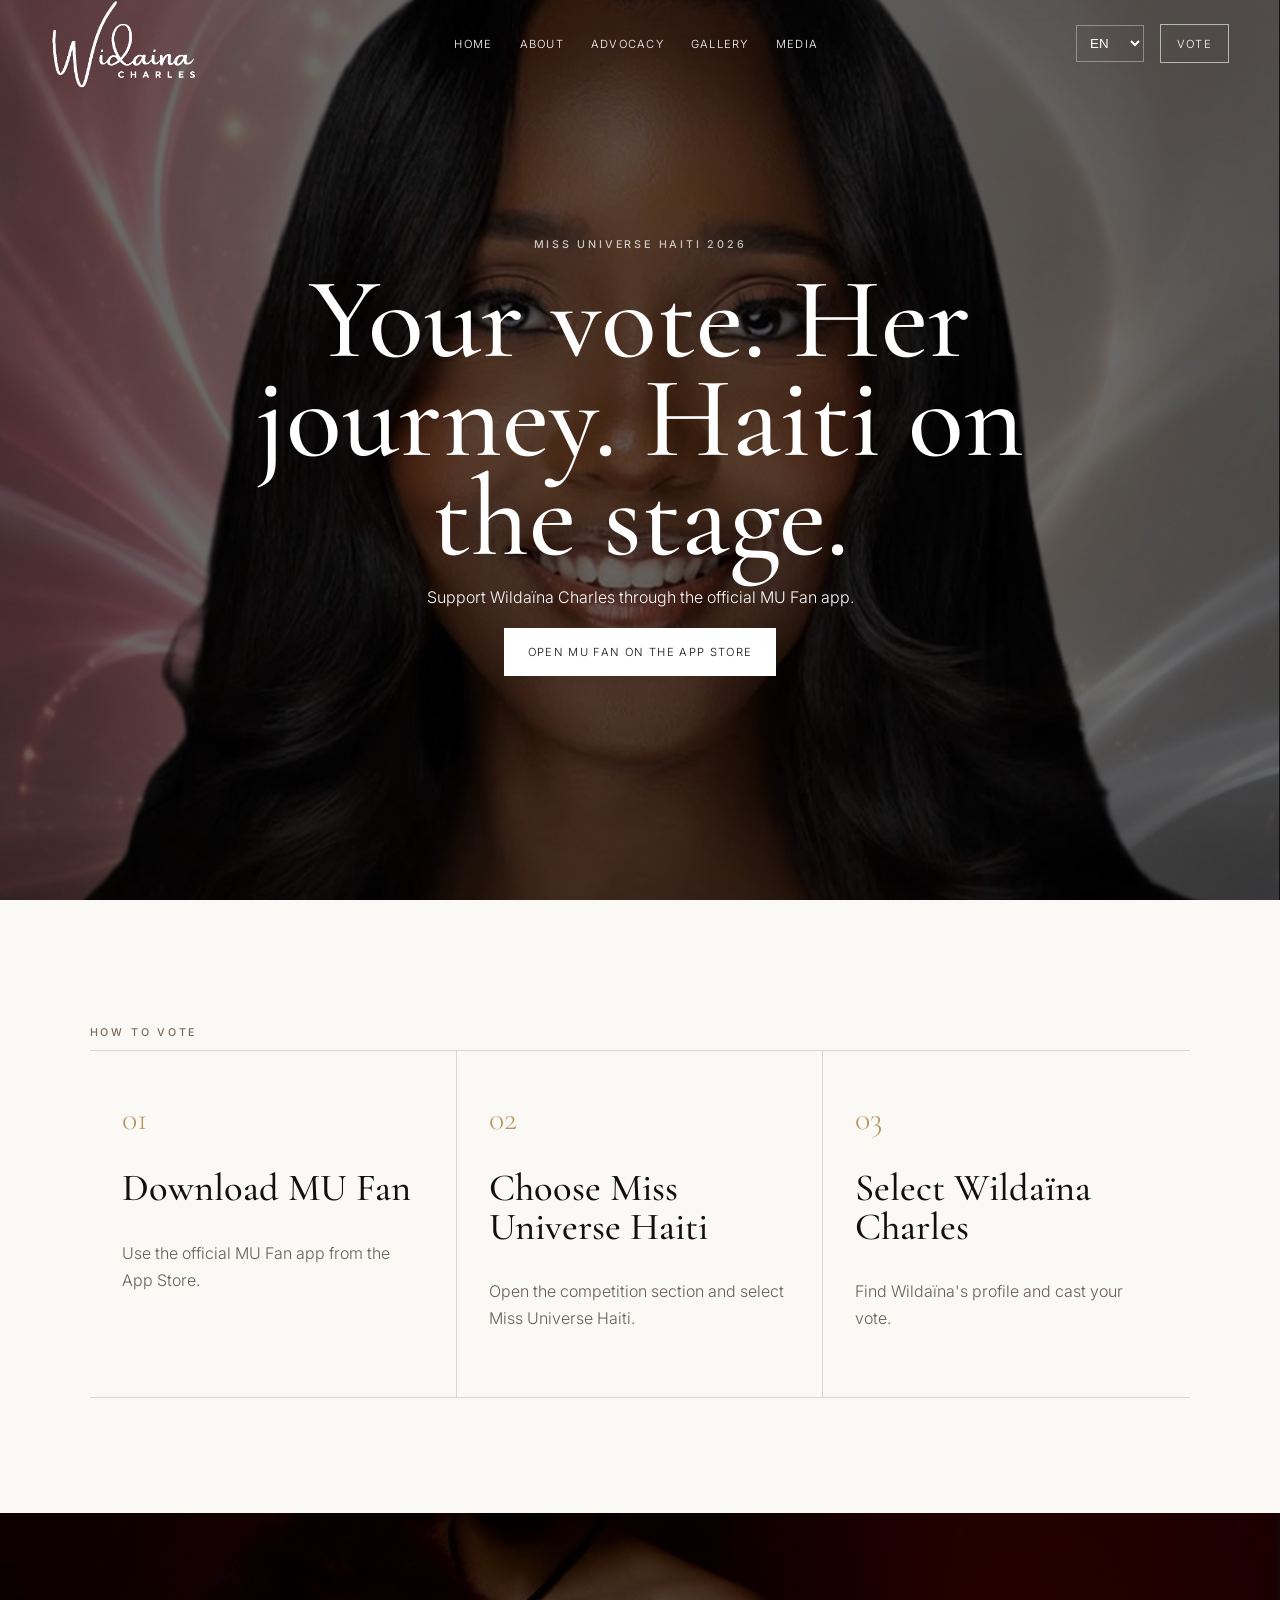
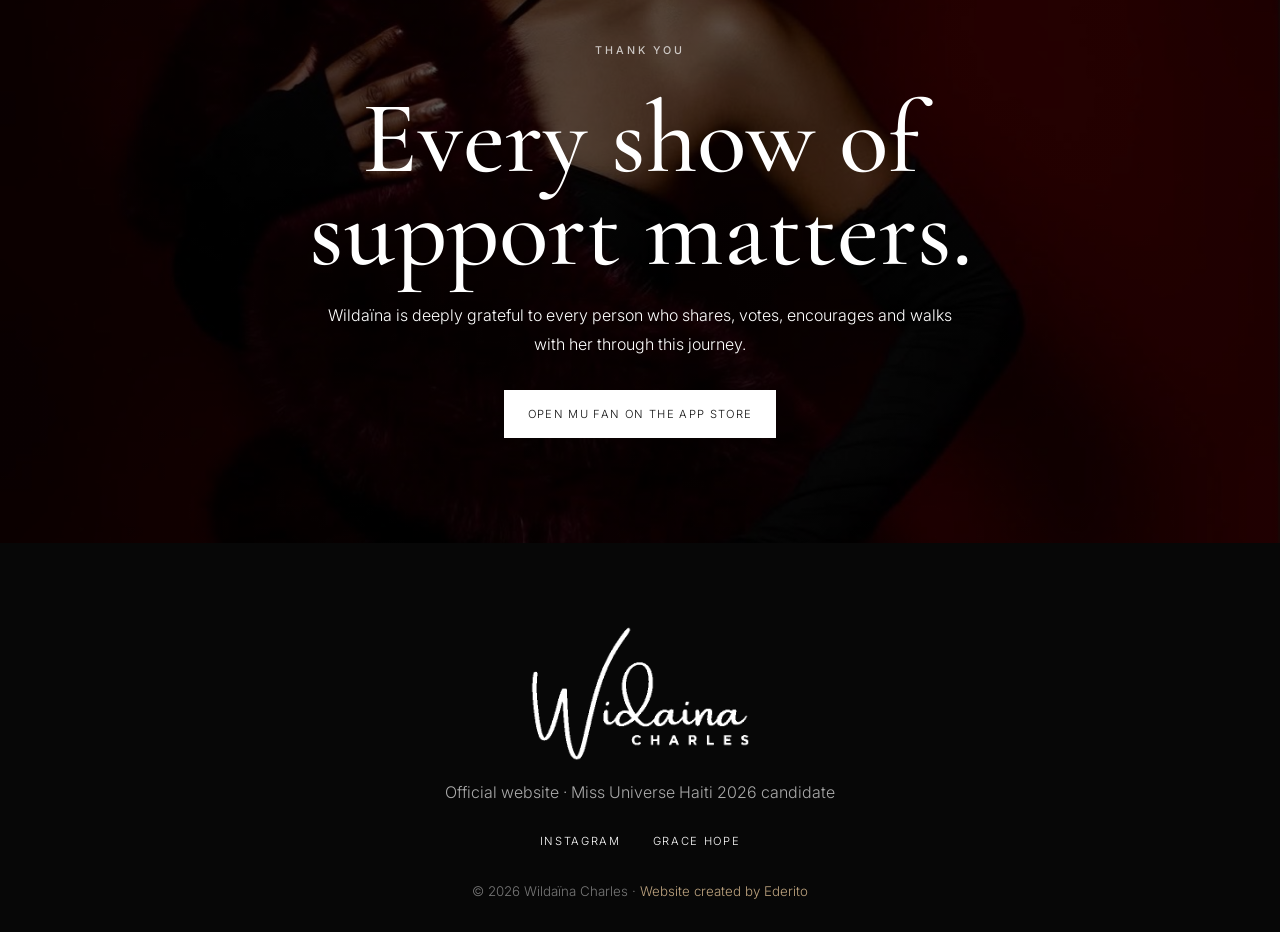
<file: vote.html>
<!doctype html>
<html lang="en"><head><meta charset="utf-8"><meta name="viewport" content="width=device-width,initial-scale=1"><meta name="description" content="Vote for Wildaïna Charles in Miss Universe Haiti 2026 through the MU Fan app."><title>Vote for Wildaïna Charles</title><link rel="icon" type="image/png" href="assets/logo-black.png"><link rel="preconnect" href="https://fonts.googleapis.com"><link rel="preconnect" href="https://fonts.gstatic.com" crossorigin><link href="https://fonts.googleapis.com/css2?family=Cormorant+Garamond:wght@400;500;600;700&family=Inter:wght@300;400;500;600&display=swap" rel="stylesheet"><link rel="stylesheet" href="styles.css"></head>
<body><header class="nav" id="nav"><a href="index.html" class="brand"><img src="assets/logo-white.png" alt="Wildaïna Charles"></a><button class="menu-toggle" aria-label="Open menu" aria-expanded="false"><span></span><span></span></button><nav class="nav-links"><a href="index.html" data-i18n="nav_home">Home</a><a href="about.html" data-i18n="nav_about">About</a><a href="advocacy.html" data-i18n="nav_advocacy">Advocacy</a><a href="gallery.html" data-i18n="nav_gallery">Gallery</a><a href="media.html" data-i18n="nav_media">Media</a></nav><div class="nav-actions"><select id="language" aria-label="Language"><option value="en">EN</option><option value="fr">FR</option><option value="ht">KRE</option></select><a class="vote-small" href="vote.html" data-i18n="nav_vote">Vote</a></div></header>
<main><section class="vote-hero"><div class="vote-hero-bg"></div><div class="vote-hero-overlay"></div><div class="vote-hero-copy reveal"><p class="eyebrow" data-i18n="vote_tag">MISS UNIVERSE HAITI 2026</p><h1 data-i18n="vote_title">Your vote. Her journey. Haiti on the stage.</h1><p data-i18n="vote_intro">Support Wildaïna Charles through the official MU Fan app.</p><a class="btn primary" href="https://apps.apple.com/us/app/mu-fan/id1486781691" target="_blank" rel="noreferrer" data-i18n="vote_open">Open MU Fan on the App Store</a></div></section>
<section class="vote-steps section-pad"><p class="eyebrow dark" data-i18n="vote_steps_tag">HOW TO VOTE</p><div class="vote-step-grid"><article class="reveal"><span>01</span><h2 data-i18n="vote_step1_t">Download MU Fan</h2><p data-i18n="vote_step1_b">Use the official MU Fan app from the App Store.</p></article><article class="reveal"><span>02</span><h2 data-i18n="vote_step2_t">Choose Miss Universe Haiti</h2><p data-i18n="vote_step2_b">Open the competition section and select Miss Universe Haiti.</p></article><article class="reveal"><span>03</span><h2 data-i18n="vote_step3_t">Select Wildaïna Charles</h2><p data-i18n="vote_step3_b">Find Wildaïna's profile and cast your vote.</p></article></div></section>
<section class="vote-closing"><div class="reveal"><p class="eyebrow" data-i18n="vote_closing_tag">THANK YOU</p><h2 data-i18n="vote_closing_title">Every show of support matters.</h2><p data-i18n="vote_closing_body">Wildaïna is deeply grateful to every person who shares, votes, encourages and walks with her through this journey.</p><a class="btn primary" href="https://apps.apple.com/us/app/mu-fan/id1486781691" target="_blank" rel="noreferrer" data-i18n="vote_open">Open MU Fan on the App Store</a></div></section></main>
<footer class="site-footer"><img src="assets/logo-white.png" alt="Wildaïna Charles logo"><p data-i18n="footer_line">Official website · Miss Universe Haiti 2026 candidate</p><div class="footer-links"><a href="https://www.instagram.com/wildainaa/" target="_blank" rel="noreferrer">Instagram</a><a href="https://www.instagram.com/gracehope_ht?utm_source=ig_web_button_share_sheet&igsh=ZDNlZDc0MzIxNw==" target="_blank" rel="noreferrer">Grace Hope</a></div><small>© 2026 Wildaïna Charles · <a href="https://www.instagram.com/ederito_media?utm_source=ig_web_button_share_sheet&igsh=ZDNlZDc0MzIxNw==" target="_blank" rel="noreferrer">Website created by Ederito</a></small></footer><script src="script.js"></script></body></html>
</file>
<file: styles.css>
:root{--ink:#11100f;--cream:#f3ede5;--paper:#fbf9f5;--gold:#b79662;--line:rgba(17,16,15,.15);--serif:'Cormorant Garamond',serif;--sans:'Inter',sans-serif}*{box-sizing:border-box}html{scroll-behavior:smooth}body{margin:0;background:var(--paper);color:var(--ink);font-family:var(--sans);font-weight:300}img{max-width:100%}a{color:inherit}.nav{position:fixed;z-index:50;top:0;left:0;right:0;height:88px;display:flex;align-items:center;justify-content:space-between;padding:0 4vw;color:#fff;transition:.35s;border-bottom:1px solid transparent}.nav.scrolled{background:rgba(8,8,8,.9);backdrop-filter:blur(18px);height:72px;border-color:rgba(255,255,255,.12)}.brand{display:block;background:transparent}.brand img{width:145px;display:block;filter:none;mix-blend-mode:normal;background:transparent}.nav-links{display:flex;gap:1.7rem}.nav a{text-decoration:none;font-size:.7rem;letter-spacing:.11em;text-transform:uppercase}.nav-links a{position:relative}.nav-links a:after{content:'';position:absolute;height:1px;background:#fff;left:0;right:100%;bottom:-7px;transition:.3s}.nav-links a:hover:after{right:0}.nav-actions{display:flex;align-items:center;gap:1rem}.nav select{background:transparent;color:#fff;border:1px solid rgba(255,255,255,.35);padding:.55rem}.nav select option{color:#111}.vote-small{border:1px solid rgba(255,255,255,.6);padding:.72rem 1rem}.menu-toggle{display:none;background:none;border:0;width:36px;height:30px}.menu-toggle span{display:block;height:1px;background:#fff;margin:8px 0}.hero{height:100svh;min-height:720px;position:relative;overflow:hidden;color:#fff}.hero-media{position:absolute;inset:-6%;background:url('assets/IMG_6142.jpeg') center 23%/cover no-repeat;transform:scale(1.03)}.hero-shade{position:absolute;inset:0;background:linear-gradient(90deg,rgba(0,0,0,.76) 0%,rgba(0,0,0,.25) 55%,rgba(0,0,0,.08) 100%),linear-gradient(0deg,rgba(0,0,0,.35),transparent 42%)}.hero-copy{position:absolute;left:7vw;bottom:11vh;max-width:720px}.eyebrow{font-size:.67rem;font-weight:500;letter-spacing:.26em;text-transform:uppercase;color:rgba(255,255,255,.72)}.eyebrow.dark{color:#766b60}.hero h1,.page-hero h1,.gallery-intro h1,.vote-hero h1,.section-head h2,.story h2,.split-callout h2,.cinematic-copy h2,.lifestyle h2,.advocacy-detail h2,.campaign-copy h2,.education-statement blockquote,.media-card h2,.media-note h2,.vote-step-grid h2,.vote-closing h2,.home-vote h2{font-family:var(--serif);font-weight:500}.hero h1{font-size:clamp(5rem,10vw,10.5rem);line-height:.7;margin:.4rem 0 1.3rem;letter-spacing:-.045em}.hero h1 em{font-weight:400}.hero-kicker{text-transform:uppercase;letter-spacing:.16em;font-size:.78rem}.hero-intro{max-width:590px;font-size:1.08rem;line-height:1.8;color:rgba(255,255,255,.84)}.hero-ctas,.inline-actions{display:flex;gap:1rem;flex-wrap:wrap;align-items:center;margin-top:2rem}.btn{display:inline-block;text-decoration:none;padding:1rem 1.4rem;text-transform:uppercase;letter-spacing:.12em;font-size:.7rem;border:1px solid currentColor}.btn.primary{background:#fff;color:#111;border-color:#fff}.btn.ghost{color:#fff}.btn.dark{background:#111;color:#fff;border-color:#111}.text-link{text-transform:uppercase;font-size:.7rem;letter-spacing:.12em}.scroll-mark{position:absolute;right:3vw;bottom:5vh;font-size:.55rem;letter-spacing:.18em;display:flex;gap:.8rem;align-items:center;transform:rotate(90deg)}.scroll-mark i{width:60px;height:1px;background:#fff;display:block}.manifesto{padding:10vw 12vw;text-align:center;background:var(--cream)}.manifesto blockquote{font-family:var(--serif);font-size:clamp(2.5rem,5vw,5.6rem);line-height:1.02;margin:1.5rem auto 0;max-width:1200px}.manifesto-copy{max-width:760px;margin:2rem auto 0;line-height:1.8;color:#655b53}.section-pad{padding:9vw 7vw}.feature-grid{display:grid;grid-template-columns:repeat(3,1fr);gap:1rem;background:#0c0b0b}.feature-card{position:relative;display:block;color:#fff;text-decoration:none;min-height:650px;overflow:hidden}.feature-card:after{content:'';position:absolute;inset:0;background:linear-gradient(0deg,rgba(0,0,0,.78),rgba(0,0,0,.05) 70%)}.feature-card img{position:absolute;width:100%;height:100%;object-fit:cover;transition:transform .8s ease}.feature-card:hover img{transform:scale(1.04)}.feature-card>div{position:absolute;z-index:2;left:2rem;right:2rem;bottom:2.2rem}.feature-card h2{font-family:var(--serif);font-size:2.6rem;line-height:1;margin:.4rem 0 1rem}.feature-card span{font-size:.65rem;text-transform:uppercase;letter-spacing:.15em}.cinematic-panel{height:96vh;min-height:700px;position:relative;display:grid;place-items:center;text-align:center;color:#fff;overflow:hidden}.cinematic-bg{position:absolute;inset:-8%;background:url('assets/IMG_6136.jpeg') center 32%/cover fixed no-repeat}.cinematic-overlay{position:absolute;inset:0;background:rgba(0,0,0,.52)}.cinematic-copy{position:relative;max-width:930px;padding:2rem}.cinematic-copy h2{font-size:clamp(4rem,8vw,8.5rem);line-height:.88;margin:1rem 0}.cinematic-copy p:last-child{max-width:620px;margin:auto;line-height:1.8;color:rgba(255,255,255,.8)}.split-callout{display:grid;grid-template-columns:1fr 1fr;gap:7vw;align-items:center}.split-callout h2{font-size:clamp(3.2rem,5.5vw,6rem);line-height:.94;margin:1rem 0 2rem}.split-callout p{line-height:1.8;color:#635b54}.split-callout>img{width:100%;aspect-ratio:4/5;object-fit:cover}.home-vote{min-height:72vh;position:relative;display:grid;place-items:center;text-align:center;color:#fff;background:linear-gradient(rgba(0,0,0,.6),rgba(0,0,0,.6)),url('assets/IMG_6142.jpeg') center 22%/cover no-repeat}.home-vote-copy{max-width:820px;padding:4rem 2rem}.home-vote h2{font-size:clamp(4rem,8vw,8rem);line-height:.9;margin:1rem}.home-vote p{line-height:1.8}.site-footer{padding:5rem 7vw 2rem;background:#070707;color:#fff;text-align:center}.site-footer>img{width:220px;filter:none;background:transparent}.site-footer p{color:#aaa}.footer-links{display:flex;justify-content:center;gap:2rem;margin:2rem}.site-footer a{color:#fff;text-decoration:none}.footer-links a{text-transform:uppercase;font-size:.7rem;letter-spacing:.15em}.site-footer small{color:#777}.site-footer small a{color:#bda37f}.page-hero{height:82vh;min-height:640px;position:relative;color:#fff;overflow:hidden}.page-hero-bg{position:absolute;inset:0;background-size:cover;background-position:center}.about-hero .page-hero-bg{background-image:url('assets/IMG_6141.jpeg');background-position:center 28%}.advocacy-hero .page-hero-bg{background-image:url('assets/IMG_6140.jpeg');background-position:center 32%}.media-hero .page-hero-bg{background-image:url('assets/IMG_6135.jpeg');background-position:center 25%}.page-hero-overlay{position:absolute;inset:0;background:linear-gradient(90deg,rgba(0,0,0,.74),rgba(0,0,0,.22) 65%)}.page-hero-copy{position:absolute;left:7vw;bottom:10vh;max-width:760px}.page-hero h1{font-size:clamp(4rem,8vw,8rem);line-height:.88;margin:.6rem 0 1rem}.page-hero-copy p:last-child{max-width:650px;line-height:1.8;color:rgba(255,255,255,.83)}.story{display:grid;grid-template-columns:1fr 1fr;gap:7vw;align-items:center}.story-image img{width:100%;display:block;aspect-ratio:4/5;object-fit:cover}.story h2{font-size:clamp(3rem,5.5vw,5.8rem);line-height:.95;margin:1rem 0 2rem}.story p{line-height:1.85;color:#5f5750}.stats{display:flex;gap:2.5rem;margin-top:2.5rem;padding-top:2rem;border-top:1px solid var(--line)}.stats strong{font-family:var(--serif);font-size:2.3rem;display:block}.stats span{font-size:.7rem;text-transform:uppercase;letter-spacing:.15em}.facts{background:var(--cream)}.section-head{max-width:900px;margin-bottom:4rem}.section-head h2{font-size:clamp(3rem,6vw,6.2rem);line-height:.94;margin:.7rem 0}.fact-grid{display:grid;grid-template-columns:repeat(5,1fr);border-top:1px solid var(--line);border-bottom:1px solid var(--line)}.fact{padding:2rem 1.5rem;border-right:1px solid var(--line);min-height:330px}.fact:last-child{border-right:0}.fact span,.vote-step-grid span{font-family:var(--serif);font-size:2rem;color:var(--gold)}.fact h3{font-family:var(--serif);font-size:1.9rem;font-weight:500}.fact p{font-size:.9rem;line-height:1.7;color:#665e56}.lifestyle{display:grid;grid-template-columns:.8fr 1.2fr;gap:7vw;align-items:center}.lifestyle h2{font-size:clamp(3rem,5.5vw,6rem);line-height:.95;margin:1rem 0}.lifestyle p{line-height:1.85;color:#615850}.lifestyle-images{display:grid;grid-template-columns:1fr 1fr;gap:1rem}.lifestyle-images img{width:100%;height:620px;object-fit:cover}.lifestyle-images img:nth-child(2){margin-top:80px}.quote-banner{padding:10vw 8vw;text-align:center;background:#0c0b0b;color:#fff}.quote-banner blockquote{font-family:var(--serif);font-size:clamp(3.5rem,8vw,8rem);line-height:.9;margin:1rem auto;max-width:1100px}.advocacy-detail{display:grid;grid-template-columns:1fr 1fr;gap:7vw;align-items:center}.advocacy-detail h2{font-size:clamp(3rem,5vw,5.5rem);line-height:.96;margin:1rem 0 2rem}.advocacy-detail p{line-height:1.85;color:#5f5750}.advocacy-detail img{width:100%;aspect-ratio:4/5;object-fit:cover}.campaign-block{min-height:82vh;display:grid;grid-template-columns:1.2fr .8fr;background:#0d0c0b;color:#fff}.campaign-image{background:url('assets/IMG_6139.jpeg') center/cover no-repeat;min-height:650px}.campaign-copy{padding:8vw 7vw;align-self:center}.campaign-copy h2{font-size:clamp(3.6rem,6vw,6.5rem);line-height:.92;margin:1rem 0 2rem}.campaign-copy p{line-height:1.8;color:#bbb}.education-statement{text-align:center;background:var(--cream)}.education-statement blockquote{font-size:clamp(3rem,6vw,6.5rem);line-height:.95;max-width:1150px;margin:1rem auto}.education-statement>p:last-child{max-width:760px;margin:2rem auto;line-height:1.8;color:#665e56}.advocacy-vote{background:linear-gradient(rgba(0,0,0,.58),rgba(0,0,0,.58)),url('assets/IMG_6134.jpeg') center 25%/cover no-repeat}.dark-page{background:#0a0909;color:#fff}.gallery-intro{padding:180px 7vw 70px;background:#0a0909}.gallery-intro h1{font-size:clamp(4rem,9vw,9rem);line-height:.85;margin:.7rem 0}.gallery-intro p:last-child{color:#aaa;max-width:620px;line-height:1.8}.gallery-page-grid{padding:0 2vw 8vw;columns:3 320px;column-gap:1rem}.gallery-page-grid figure{margin:0 0 1rem;break-inside:avoid;position:relative}.gallery-page-grid img{width:100%;display:block}.gallery-page-grid figcaption{padding:.7rem 0 1rem;color:#9d948b;font-size:.68rem;text-transform:uppercase;letter-spacing:.13em}.media-grid{display:grid;grid-template-columns:repeat(3,1fr);gap:1.5rem}.media-cover{height:520px;background-size:cover;background-position:center;display:grid;place-items:center;text-decoration:none;position:relative}.media-cover:after{content:'';position:absolute;inset:0;background:rgba(0,0,0,.2)}.media-cover span{position:relative;z-index:2;width:78px;height:78px;border:1px solid rgba(255,255,255,.8);border-radius:50%;display:grid;place-items:center;color:#fff}.media-one{background-image:url('assets/IMG_6141.jpeg')}.media-two{background-image:url('assets/IMG_6139.jpeg')}.media-three{background-image:url('assets/IMG_6134.jpeg')}.media-card h2{font-size:2.2rem;line-height:1;margin:.4rem 0}.media-card>p:last-child{color:#7e746c}.media-note{background:var(--cream);text-align:center}.media-note h2{font-size:clamp(3rem,6vw,6rem);line-height:.95;max-width:1000px;margin:1rem auto}.vote-hero{height:100svh;min-height:700px;position:relative;color:#fff;display:grid;place-items:center;text-align:center}.vote-hero-bg{position:absolute;inset:0;background:url('assets/IMG_6142.jpeg') center 20%/cover}.vote-hero-overlay{position:absolute;inset:0;background:rgba(0,0,0,.58)}.vote-hero-copy{position:relative;max-width:980px;padding:2rem}.vote-hero h1{font-size:clamp(4.5rem,9vw,9rem);line-height:.86;margin:1rem 0}.vote-hero p{line-height:1.8}.vote-step-grid{display:grid;grid-template-columns:repeat(3,1fr);border-top:1px solid var(--line);border-bottom:1px solid var(--line)}.vote-step-grid article{padding:3rem 2rem;border-right:1px solid var(--line)}.vote-step-grid article:last-child{border-right:0}.vote-step-grid h2{font-size:2.4rem;line-height:1}.vote-step-grid p{line-height:1.7;color:#665e56}.vote-closing{min-height:70vh;background:linear-gradient(rgba(0,0,0,.65),rgba(0,0,0,.65)),url('assets/IMG_6132.jpeg') center/cover no-repeat;color:#fff;display:grid;place-items:center;text-align:center;padding:7vw}.vote-closing>div{max-width:850px}.vote-closing h2{font-size:clamp(4rem,8vw,8rem);line-height:.9;margin:1rem}.vote-closing p{max-width:650px;margin:1.5rem auto 2rem;line-height:1.8}.reveal{opacity:0;transform:translateY(28px);transition:opacity .8s ease,transform .8s ease}.reveal.visible{opacity:1;transform:none}.video-embed{aspect-ratio:9/16;background:#0c0b0b}.video-embed iframe{width:100%;height:100%;border:0}@media(max-width:1000px){.nav{height:78px;padding:0 5vw}.brand img{width:118px}.nav-links{position:fixed;inset:0;background:#0a0909;display:flex;flex-direction:column;justify-content:center;align-items:center;gap:2rem;transform:translateX(100%);transition:.35s;z-index:60}.nav-links.open{transform:none}.nav-links a{font-family:var(--serif);font-size:2.3rem;letter-spacing:0;text-transform:none}.menu-toggle{display:block;position:relative;z-index:70;order:3}.nav-actions{margin-left:auto;margin-right:1rem}.vote-small{display:none}.feature-grid,.media-grid{grid-template-columns:1fr}.feature-card{min-height:78vh}.story,.lifestyle,.advocacy-detail,.split-callout,.campaign-block{grid-template-columns:1fr}.fact-grid,.vote-step-grid{grid-template-columns:1fr}.fact,.vote-step-grid article{border-right:0;border-bottom:1px solid var(--line)}.lifestyle-images img{height:480px}.campaign-image{min-height:70vh}.cinematic-bg{background-attachment:scroll}.gallery-page-grid{columns:2 260px}.page-hero-copy{bottom:8vh}.hero h1{font-size:clamp(4.3rem,18vw,7rem)}.hero-copy{left:5vw;right:5vw}.gallery-intro{padding-top:125px;padding-bottom:36px}.gallery-intro .eyebrow,.gallery-intro h1,.gallery-intro p{display:none}.gallery-page-grid{padding-top:0}}@media(max-width:620px){.brand img{width:104px}.nav{height:70px}.gallery-page-grid{columns:1;padding:0 4vw 12vw}.gallery-page-grid figure:first-child{margin-top:0}.section-pad{padding:18vw 7vw}.hero-copy{bottom:8vh}.hero-intro{font-size:.95rem}.hero-kicker{font-size:.66rem}.hero-ctas{gap:.7rem}.btn{padding:.9rem 1rem}.manifesto{padding:20vw 8vw}.feature-card{min-height:72vh}.stats{gap:1.2rem;flex-wrap:wrap}.stats strong{font-size:1.8rem}.lifestyle-images{grid-template-columns:1fr}.lifestyle-images img{height:auto}.lifestyle-images img:nth-child(2){margin-top:0}.page-hero{min-height:620px}.page-hero h1{font-size:3.9rem}.page-hero-copy{left:7vw;right:7vw}.gallery-intro{padding:82px 0 0;min-height:82px}.media-cover{height:70vh}.site-footer{padding-top:4rem}.footer-links{gap:1rem;flex-wrap:wrap}.scroll-mark{display:none}}
/* WILDAINA_MOBILE_LOGO_FIX */
.brand,
.nav .brand,
header .brand {
  background: transparent !important;
  box-shadow: none !important;
}
.brand img,
.nav .brand img,
header .brand img {
  display: block;
  background: transparent !important;
  object-fit: contain;
}
@media (max-width: 900px) {
  .brand,
  .nav .brand,
  header .brand {
    width: auto !important;
    height: auto !important;
    min-width: 0 !important;
    min-height: 0 !important;
    padding: 0 !important;
  }
  .brand img,
  .nav .brand img,
  header .brand img {
    width: 132px !important;
    height: auto !important;
    max-height: 62px !important;
  }
}

/* WILDAINA_LOGO_VARIANTS */
.brand,
.nav .brand,
header .brand { background: transparent !important; box-shadow: none !important; }
.brand img,
.nav .brand img,
header .brand img,
.site-footer > img {
  filter: none !important;
  mix-blend-mode: normal !important;
  background: transparent !important;
  object-fit: contain;
}
@media (max-width: 1000px) {
  .nav-links { display: none !important; transform: none !important; }
  .nav-links.open { display: flex !important; }
}
</file>
<file: koneksyon.css>
.koneksyon-ambassador{position:relative;display:grid;grid-template-columns:minmax(0,1.12fr) minmax(360px,.88fr);min-height:92vh;background:#0a0909;color:#fff;overflow:hidden}.koneksyon-visual{position:relative;min-height:780px;background:#1a0f0b;overflow:hidden}.koneksyon-main{position:absolute;inset:0;width:100%;height:100%;background-image:url("[data-uri]");background-size:cover;background-position:center center;background-repeat:no-repeat;transform:scale(1.001)}.koneksyon-secondary,.koneksyon-mark{display:none}.koneksyon-copy{align-self:center;padding:8vw 6vw 8vw 5vw}.koneksyon-copy h2{font-family:var(--serif);font-weight:500;font-size:clamp(4rem,6.4vw,7.4rem);line-height:.86;letter-spacing:-.035em;margin:.8rem 0 2rem}.koneksyon-copy>p:not(.eyebrow){max-width:640px;color:#c6bdb6;line-height:1.9;font-size:1rem}.koneksyon-pill-row{display:flex;flex-wrap:wrap;gap:.7rem;margin:2.2rem 0}.koneksyon-pill-row span{border:1px solid rgba(255,255,255,.22);padding:.65rem .85rem;font-size:.64rem;letter-spacing:.15em;text-transform:uppercase;color:#e6ded7}.koneksyon-quote{font-family:var(--serif);font-size:clamp(1.8rem,2.5vw,3rem);line-height:1.05;margin:2.5rem 0;color:#fff}.koneksyon-btn{margin-top:.5rem;color:#fff;border-color:rgba(255,255,255,.55)}.koneksyon-btn:hover{background:#fff;color:#111}.koneksyon-credit{display:block;margin-top:1.2rem;color:#9f9389;font-size:.68rem;letter-spacing:.1em;text-transform:uppercase}@media(max-width:1000px){.koneksyon-ambassador{grid-template-columns:1fr}.koneksyon-visual{min-height:78vh}.koneksyon-main{background-position:center 35%}.koneksyon-copy{padding:14vw 8vw 16vw}.koneksyon-copy h2{font-size:clamp(4rem,12vw,6.4rem)}}@media(max-width:620px){.koneksyon-visual{min-height:72vh}.koneksyon-main{background-position:center top}.koneksyon-copy{padding:18vw 7vw 20vw}.koneksyon-copy h2{font-size:clamp(3.5rem,15vw,5.2rem);margin-bottom:1.5rem}.koneksyon-copy>p:not(.eyebrow){font-size:.95rem}.koneksyon-pill-row{gap:.5rem;margin:1.8rem 0}.koneksyon-pill-row span{font-size:.58rem;padding:.58rem .7rem}.koneksyon-quote{font-size:2rem;margin:2rem 0}}
</file>
